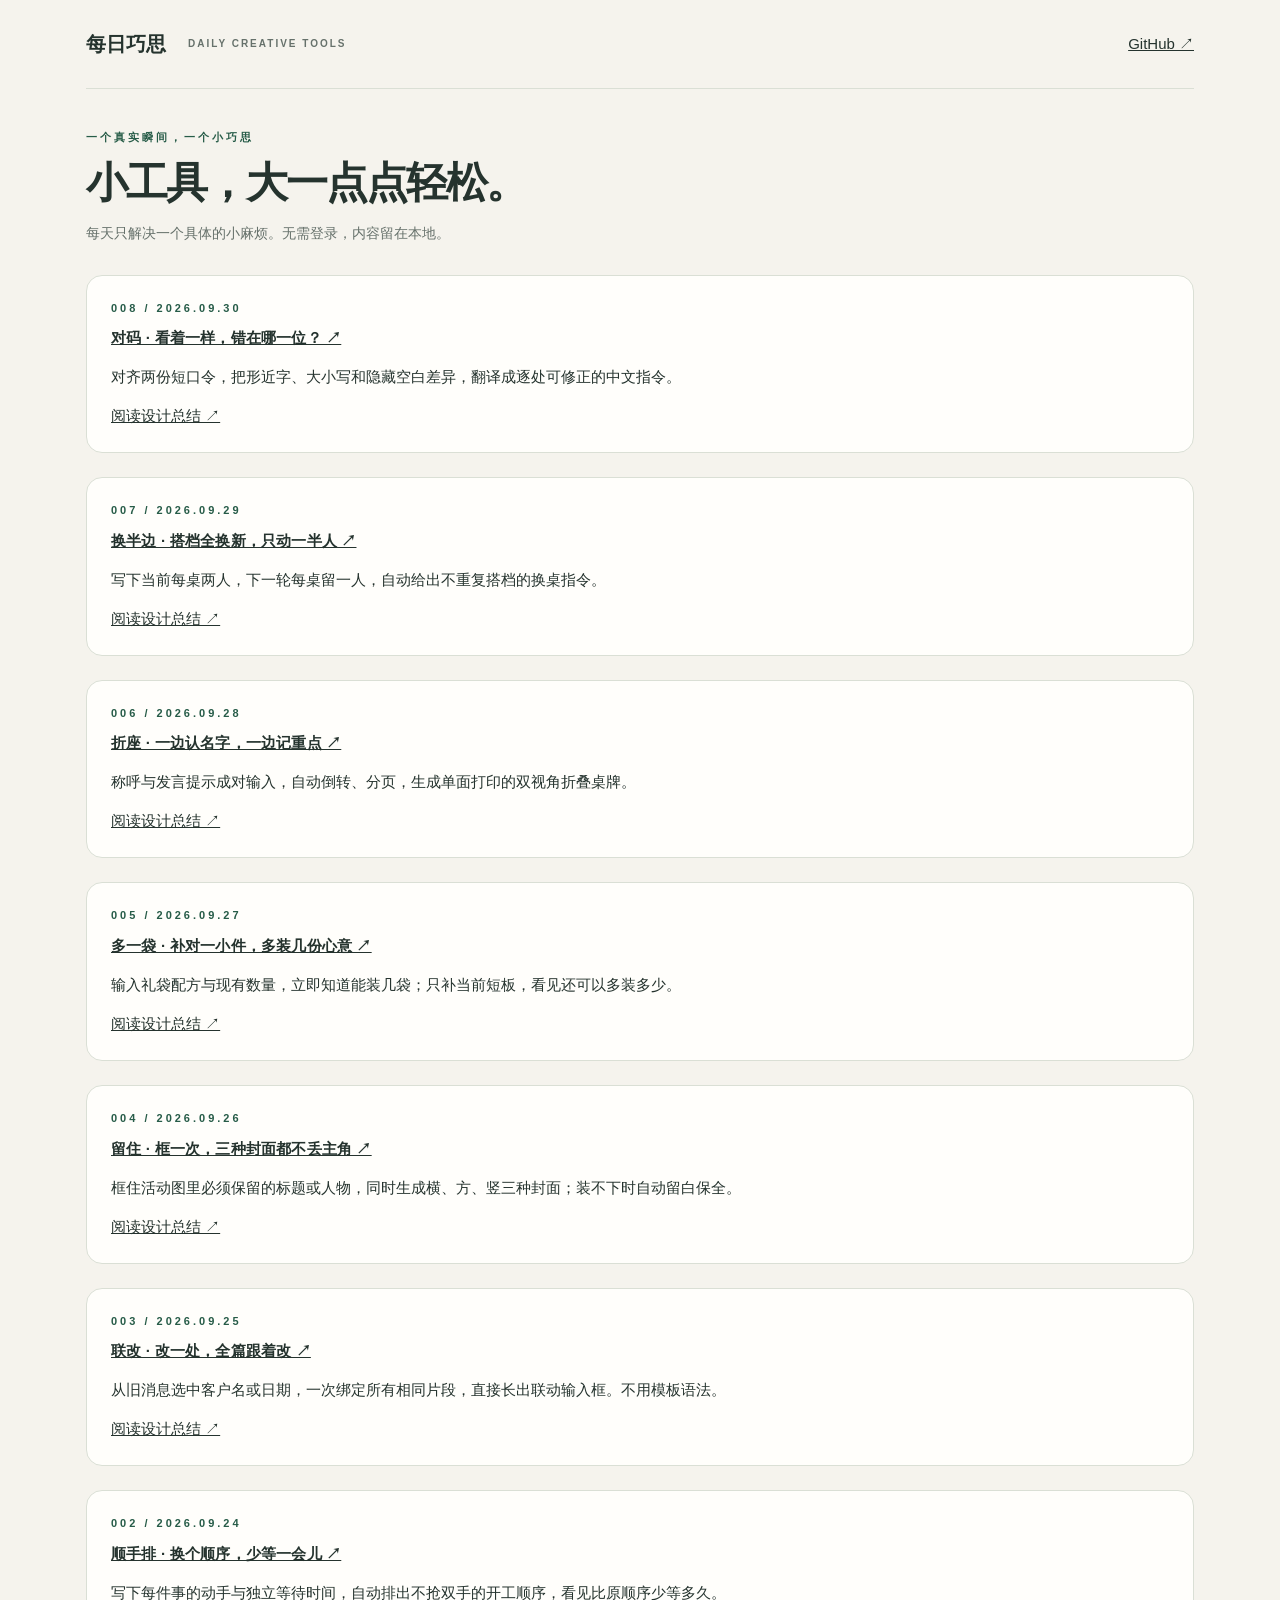
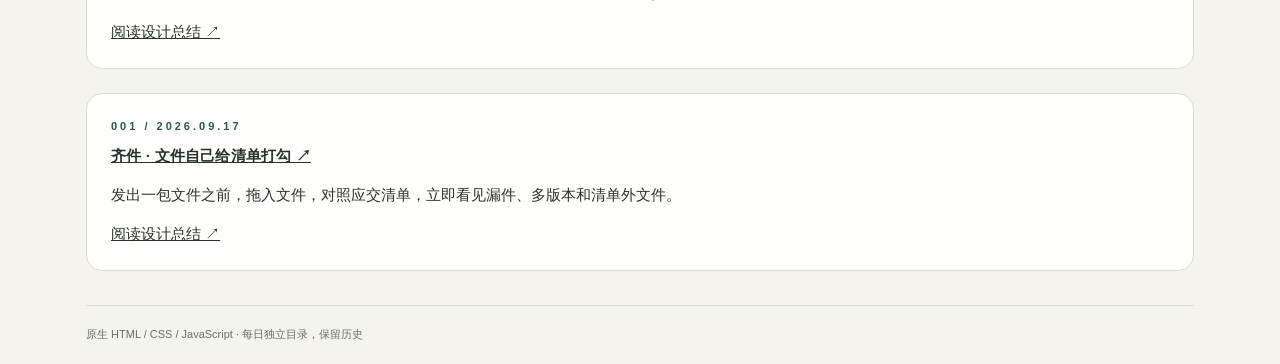
<file: index.html>
<!doctype html><html lang="zh-CN"><head><meta charset="utf-8"><meta name="viewport" content="width=device-width,initial-scale=1"><title>每日巧思 · 原创创意小工具</title><link rel="icon" href="2026-09-17/icon.svg"><link rel="stylesheet" href="2026-09-17/style.css"></head><body><div class="shell"><header><span class="brand">每日巧思 <small>DAILY CREATIVE TOOLS</small></span><a href="https://github.com/xiangjianan/daily-creative-tools">GitHub ↗</a></header><main><section class="intro"><div><p class="eyebrow">一个真实瞬间，一个小巧思</p><h1>小工具，大一点点轻松。</h1><p class="lede">每天只解决一个具体的小麻烦。无需登录，内容留在本地。</p></div></section><article class="panel"><p class="eyebrow">008 / 2026.09.30</p><h2><a href="2026-09-30/">对码 · 看着一样，错在哪一位？ ↗</a></h2><p>对齐两份短口令，把形近字、大小写和隐藏空白差异，翻译成逐处可修正的中文指令。</p><a href="https://github.com/xiangjianan/daily-creative-tools/blob/main/2026-09-30/summary.md">阅读设计总结 ↗</a></article><br><article class="panel"><p class="eyebrow">007 / 2026.09.29</p><h2><a href="2026-09-29/">换半边 · 搭档全换新，只动一半人 ↗</a></h2><p>写下当前每桌两人，下一轮每桌留一人，自动给出不重复搭档的换桌指令。</p><a href="https://github.com/xiangjianan/daily-creative-tools/blob/main/2026-09-29/summary.md">阅读设计总结 ↗</a></article><br><article class="panel"><p class="eyebrow">006 / 2026.09.28</p><h2><a href="2026-09-28/">折座 · 一边认名字，一边记重点 ↗</a></h2><p>称呼与发言提示成对输入，自动倒转、分页，生成单面打印的双视角折叠桌牌。</p><a href="https://github.com/xiangjianan/daily-creative-tools/blob/main/2026-09-28/summary.md">阅读设计总结 ↗</a></article><br><article class="panel"><p class="eyebrow">005 / 2026.09.27</p><h2><a href="2026-09-27/">多一袋 · 补对一小件，多装几份心意 ↗</a></h2><p>输入礼袋配方与现有数量，立即知道能装几袋；只补当前短板，看见还可以多装多少。</p><a href="https://github.com/xiangjianan/daily-creative-tools/blob/main/2026-09-27/summary.md">阅读设计总结 ↗</a></article><br><article class="panel"><p class="eyebrow">004 / 2026.09.26</p><h2><a href="2026-09-26/">留住 · 框一次，三种封面都不丢主角 ↗</a></h2><p>框住活动图里必须保留的标题或人物，同时生成横、方、竖三种封面；装不下时自动留白保全。</p><a href="https://github.com/xiangjianan/daily-creative-tools/blob/main/2026-09-26/summary.md">阅读设计总结 ↗</a></article><br><article class="panel"><p class="eyebrow">003 / 2026.09.25</p><h2><a href="2026-09-25/">联改 · 改一处，全篇跟着改 ↗</a></h2><p>从旧消息选中客户名或日期，一次绑定所有相同片段，直接长出联动输入框。不用模板语法。</p><a href="https://github.com/xiangjianan/daily-creative-tools/blob/main/2026-09-25/summary.md">阅读设计总结 ↗</a></article><br><article class="panel"><p class="eyebrow">002 / 2026.09.24</p><h2><a href="2026-09-24/">顺手排 · 换个顺序，少等一会儿 ↗</a></h2><p>写下每件事的动手与独立等待时间，自动排出不抢双手的开工顺序，看见比原顺序少等多久。</p><a href="https://github.com/xiangjianan/daily-creative-tools/blob/main/2026-09-24/summary.md">阅读设计总结 ↗</a></article><br><article class="panel"><p class="eyebrow">001 / 2026.09.17</p><h2><a href="2026-09-17/">齐件 · 文件自己给清单打勾 ↗</a></h2><p>发出一包文件之前，拖入文件，对照应交清单，立即看见漏件、多版本和清单外文件。</p><a href="https://github.com/xiangjianan/daily-creative-tools/blob/main/2026-09-17/summary.md">阅读设计总结 ↗</a></article></main><footer>原生 HTML / CSS / JavaScript · 每日独立目录，保留历史</footer></div></body></html>
</file>
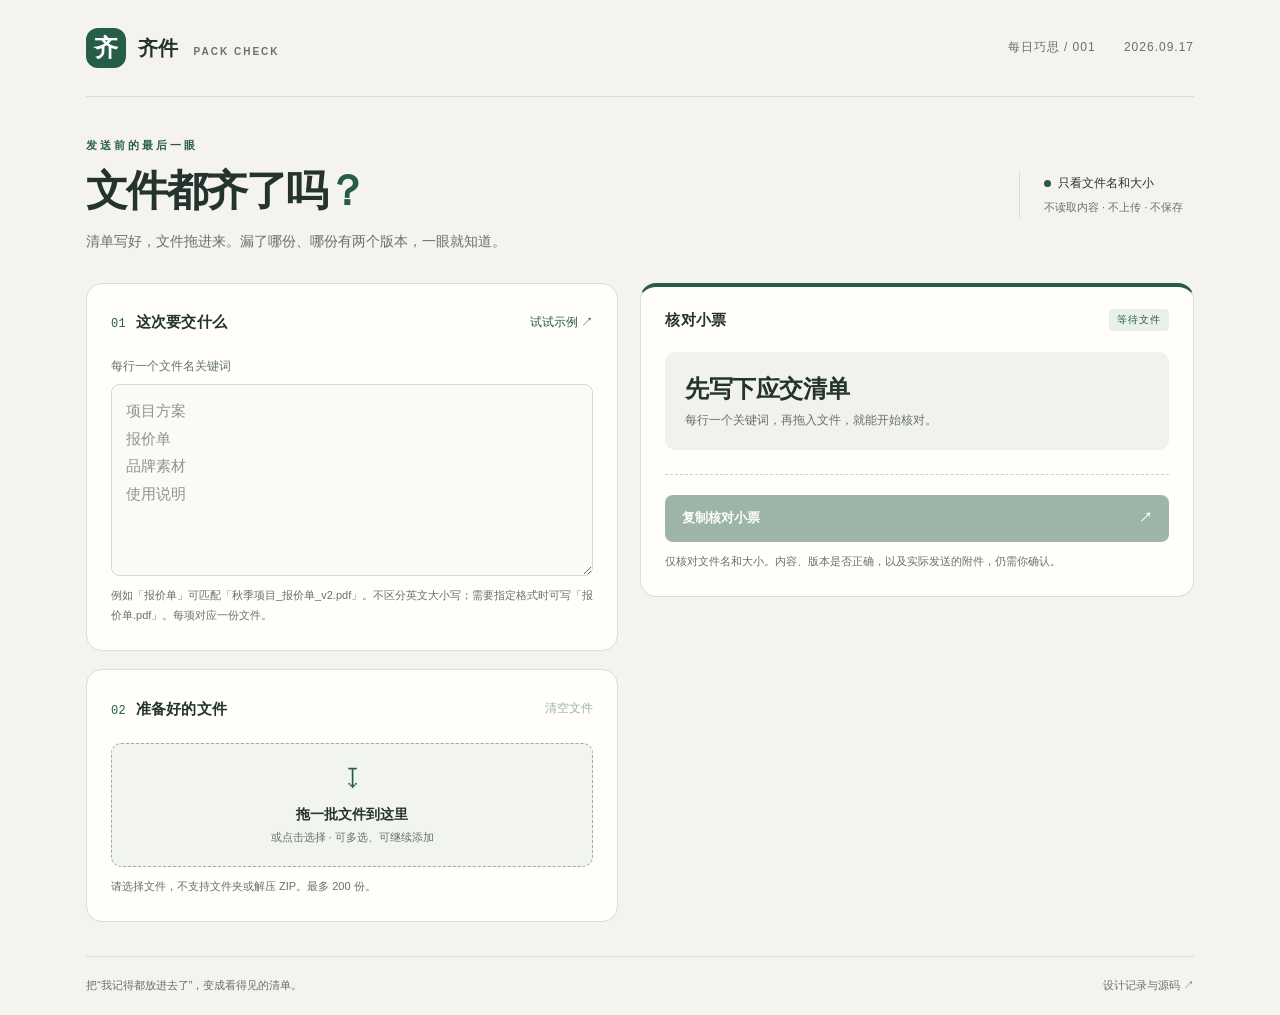
<file: 2026-09-17/index.html>
<!doctype html>
<html lang="zh-CN">
<head>
<meta charset="utf-8"><meta name="viewport" content="width=device-width,initial-scale=1">
<meta name="description" content="发送交付文件前，拖入文件，对照应交清单，一眼发现漏件、多个版本和清单外文件。完全本地，不读取文件内容。">
<meta http-equiv="Content-Security-Policy" content="default-src 'self'; script-src 'self'; style-src 'self'; img-src 'self' data:; connect-src 'none'; object-src 'none'; base-uri 'none'; form-action 'none'">
<title>齐件 · 发出去之前，再看一眼</title><link rel="icon" href="icon.svg" type="image/svg+xml"><link rel="stylesheet" href="style.css"><script type="module" src="app.mjs"></script>
</head>
<body>
<div class="shell">
<header><a href="../" class="brand"><span class="brand-icon">齐</span><span>齐件 <small>PACK CHECK</small></span></a><span class="issue">每日巧思 / 001 <span>2026.09.17</span></span></header>
<main>
<section class="intro"><div><p class="eyebrow">发送前的最后一眼</p><h1>文件都齐了吗<span>？</span></h1><p class="lede">清单写好，文件拖进来。漏了哪份、哪份有两个版本，一眼就知道。</p></div><div class="local"><span class="local-dot"></span> 只看文件名和大小<br><small>不读取内容 · 不上传 · 不保存</small></div></section>
<div class="workspace">
<section class="inputs" aria-label="输入区">
<div class="panel checklist"><div class="section-head"><h2><span class="step">01</span>这次要交什么</h2><button id="example" class="text-button">试试示例 ↗</button></div>
<label for="requirements">每行一个文件名关键词</label><textarea id="requirements" spellcheck="false" placeholder="项目方案&#10;报价单&#10;品牌素材&#10;使用说明" aria-describedby="rules" rows="6"></textarea>
<p id="rules" class="hint">例如「报价单」可匹配「秋季项目_报价单_v2.pdf」。不区分英文大小写；需要指定格式时可写「报价单.pdf」。每项对应一份文件。</p>
</div>
<div class="panel file-panel"><div class="section-head"><h2><span class="step">02</span>准备好的文件</h2><button id="clear-files" class="text-button" disabled>清空文件</button></div>
<button id="dropzone" class="dropzone" type="button"><span class="drop-icon" aria-hidden="true">↧</span><strong>拖一批文件到这里</strong><span>或点击选择 · 可多选、可继续添加</span></button><input id="file-input" type="file" multiple hidden>
<p class="hint">请选择文件，不支持文件夹或解压 ZIP。最多 200 份。</p><p id="file-error" class="error" role="alert"></p><p id="file-mode" class="file-mode"></p><ul id="file-list" class="file-list" aria-label="已选文件"></ul>
</div>
</section>
<section class="panel results" aria-labelledby="result-title">
<div class="section-head"><h2 id="result-title">核对小票</h2><span id="mode" class="chip">等待输入</span></div>
<div id="summary" role="status" aria-live="polite"></div><div id="result-list"></div>
<div class="receipt-footer"><button id="copy" class="primary" disabled>复制核对小票 <span aria-hidden="true">↗</span></button><p id="copy-status" role="status"></p><textarea id="copy-fallback" aria-label="核对小票，请手动复制" readonly hidden></textarea><p class="hint">仅核对文件名和大小。内容、版本是否正确，以及实际发送的附件，仍需你确认。</p></div>
</section>
</div>
</main>
<footer><span>把“我记得都放进去了”，变成看得见的清单。</span><a href="https://github.com/xiangjianan/daily-creative-tools/tree/main/2026-09-17">设计记录与源码 ↗</a></footer>
</div>
</body></html>
</file>
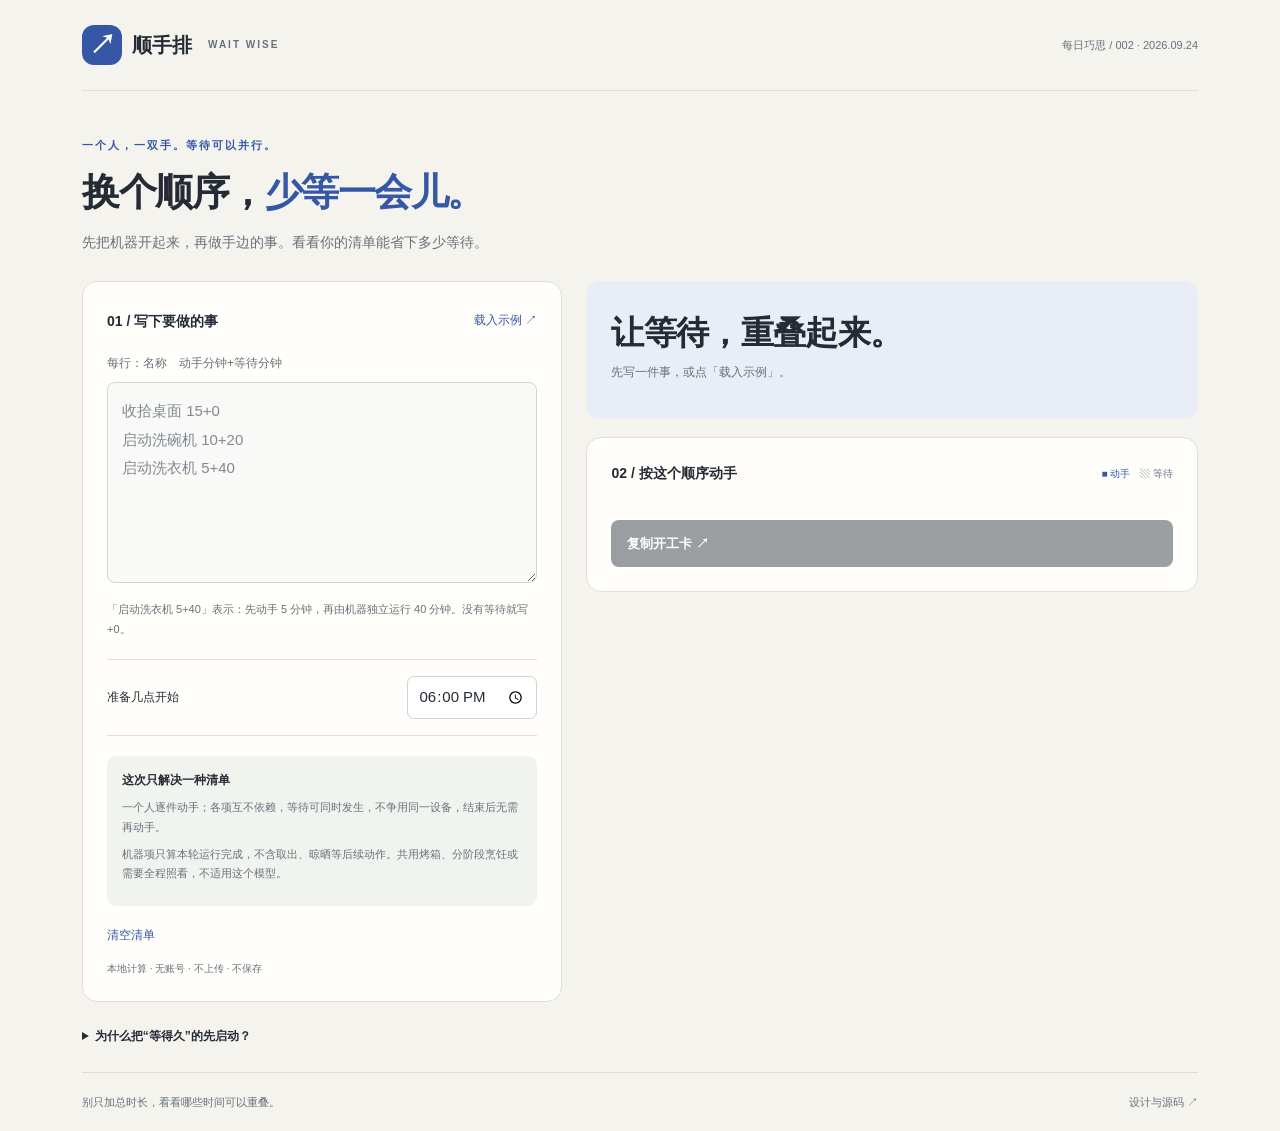
<file: 2026-09-24/index.html>
<!doctype html><html lang="zh-CN"><head><meta charset="utf-8"><meta name="viewport" content="width=device-width,initial-scale=1"><meta name="description" content="把一人动手、机器等待的小事排个顺序，看见比原顺序少等多少分钟。浏览器本地计算。"><meta http-equiv="Content-Security-Policy" content="default-src 'self';script-src 'self';style-src 'self';connect-src 'none';object-src 'none';base-uri 'none';form-action 'none'"><title>顺手排 · 让等待替你腾出时间</title><link rel="stylesheet" href="style.css"><link rel="icon" href="icon.svg"><script type="module" src="app.mjs"></script></head><body><div class="shell"><header><a href="../" class="brand"><span class="logo">↗</span> 顺手排 <small>WAIT WISE</small></a><span>每日巧思 / 002 · 2026.09.24</span></header><main><section class="intro"><p class="eyebrow">一个人，一双手。等待可以并行。</p><h1>换个顺序，<em>少等一会儿。</em></h1><p>先把机器开起来，再做手边的事。看看你的清单能省下多少等待。</p></section><div class="workspace"><section class="panel input-panel"><div class="section-head"><h2>01 / 写下要做的事</h2><button id="example" class="text-button">载入示例 ↗</button></div><label for="tasks">每行：名称　动手分钟+等待分钟</label><textarea id="tasks" rows="6" spellcheck="false" placeholder="收拾桌面 15+0&#10;启动洗碗机 10+20&#10;启动洗衣机 5+40" aria-describedby="format"></textarea><p class="hint" id="format">「启动洗衣机 5+40」表示：先动手 5 分钟，再由机器独立运行 40 分钟。没有等待就写 +0。</p><div class="time-row"><label for="start">准备几点开始</label><input id="start" type="time" value="18:00" required></div><div class="scope"><h3>这次只解决一种清单</h3><p>一个人逐件动手；各项互不依赖，等待可同时发生，不争用同一设备，结束后无需再动手。</p><p>机器项只算本轮运行完成，不含取出、晾晒等后续动作。共用烤箱、分阶段烹饪或需要全程照看，不适用这个模型。</p></div><button id="clear" class="text-button">清空清单</button><p class="privacy">本地计算 · 无账号 · 不上传 · 不保存</p></section><section class="output" aria-label="排程结果"><div id="summary" class="summary" role="status" aria-live="polite"></div><div id="comparison" class="comparison" hidden></div><div class="panel timeline-panel"><div class="section-head"><h2>02 / 按这个顺序动手</h2><div class="legend"><span>■ 动手</span><span>▧ 等待</span></div></div><ol id="timeline"></ol><p id="explanation" class="hint"></p><button id="copy" class="primary" disabled>复制开工卡 ↗</button><p id="copy-status" role="status"></p><textarea id="fallback" readonly hidden aria-label="开工卡，请手动复制"></textarea></div></section></div><details><summary>为什么把“等得久”的先启动？</summary><p>动手必须串行，机器等待却可以与后面的动手重叠。把等待更长的任务先启动，可以尽早开始消化这段时间。在上述单人、独立任务模型下，这个顺序使全部完成时间最短；等待相同的任务保留原顺序。</p><p>这是按你填的时长计算的计划，不是实时计时器，也不会发提醒。时间按同一地点的钟面分钟计算，不处理跨时区或夏令时切换。</p></details></main><footer><span>别只加总时长，看看哪些时间可以重叠。</span><a href="https://github.com/xiangjianan/daily-creative-tools/tree/main/2026-09-24">设计与源码 ↗</a></footer></div></body></html>
</file>
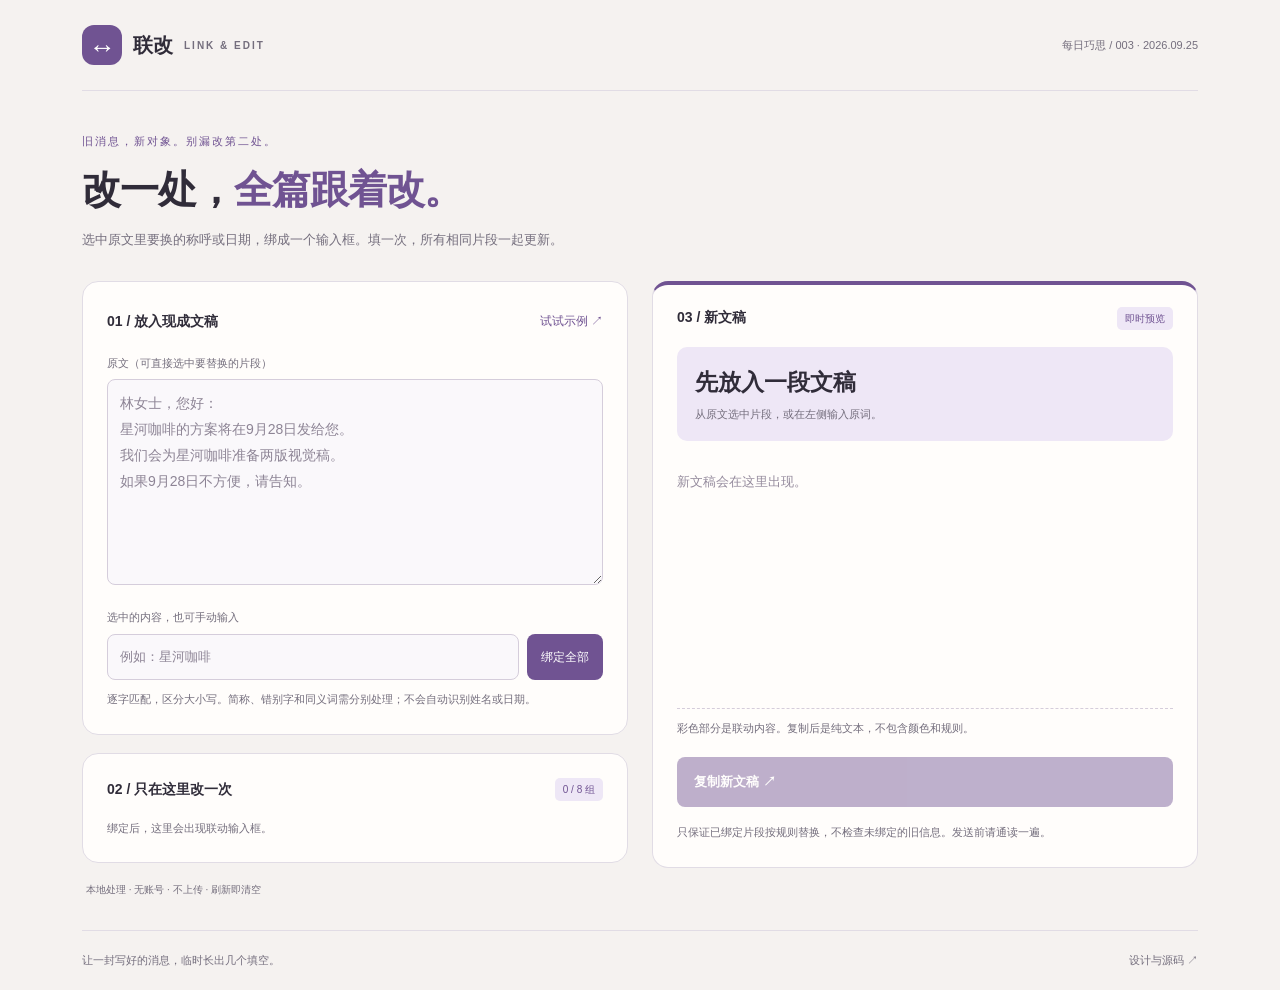
<file: 2026-09-25/index.html>
<!doctype html><html lang="zh-CN"><head><meta charset="utf-8"><meta name="viewport" content="width=device-width,initial-scale=1"><title>联改 · 改一处，全篇跟着改</title><meta name="description" content="从现成文稿选中重复内容，一键生成联动输入框，改一次同步到每处。无需模板语法，完全本地。"><meta http-equiv="Content-Security-Policy" content="default-src 'self';script-src 'self';style-src 'self';connect-src 'none';object-src 'none';base-uri 'none';form-action 'none'"><link rel="icon" href="icon.svg"><link rel="stylesheet" href="style.css"><script type="module" src="app.mjs"></script></head><body><div class="shell"><header><a class="brand" href="../"><span class="logo">↔</span>联改 <small>LINK & EDIT</small></a><span class="issue">每日巧思 / 003 · 2026.09.25</span></header><main><section class="intro"><p class="eyebrow">旧消息，新对象。别漏改第二处。</p><h1>改一处，<em>全篇跟着改。</em></h1><p>选中原文里要换的称呼或日期，绑成一个输入框。填一次，所有相同片段一起更新。</p></section><div class="workspace"><section class="input-col"><div class="panel"><div class="section-head"><h2>01 / 放入现成文稿</h2><button id="example" class="text-button">试试示例 ↗</button></div><label for="source">原文（可直接选中要替换的片段）</label><textarea id="source" rows="7" spellcheck="false" placeholder="林女士，您好：&#10;星河咖啡的方案将在9月28日发给您。&#10;我们会为星河咖啡准备两版视觉稿。&#10;如果9月28日不方便，请告知。"></textarea><div class="bind-row"><label for="phrase">选中的内容，也可手动输入</label><div><input id="phrase" placeholder="例如：星河咖啡" autocomplete="off"><button id="bind" class="bind">绑定全部</button></div></div><p id="bind-status" role="status"></p><p class="hint">逐字匹配，区分大小写。简称、错别字和同义词需分别处理；不会自动识别姓名或日期。</p></div><div class="panel rules-panel"><div class="section-head"><h2>02 / 只在这里改一次</h2><span id="rule-count" class="pill">0 / 8 组</span></div><div id="rules"></div><p id="rules-empty" class="hint">绑定后，这里会出现联动输入框。</p></div><p class="privacy">本地处理 · 无账号 · 不上传 · 刷新即清空</p></section><section class="panel result-panel" aria-label="新文稿"><div class="section-head"><h2>03 / 新文稿</h2><span class="pill">即时预览</span></div><div id="summary" role="status" aria-live="polite"></div><div id="preview" class="preview"></div><p id="error" class="error" role="alert"></p><p class="hint">彩色部分是联动内容。复制后是纯文本，不包含颜色和规则。</p><button id="copy" class="primary" disabled>复制新文稿 ↗</button><p id="copy-status" role="status"></p><textarea id="fallback" readonly hidden aria-label="新文稿，请手动复制"></textarea><p class="boundary">只保证已绑定片段按规则替换，不检查未绑定的旧信息。发送前请通读一遍。</p></section></div></main><footer><span>让一封写好的消息，临时长出几个填空。</span><a href="https://github.com/xiangjianan/daily-creative-tools/tree/main/2026-09-25">设计与源码 ↗</a></footer></div></body></html>
</file>
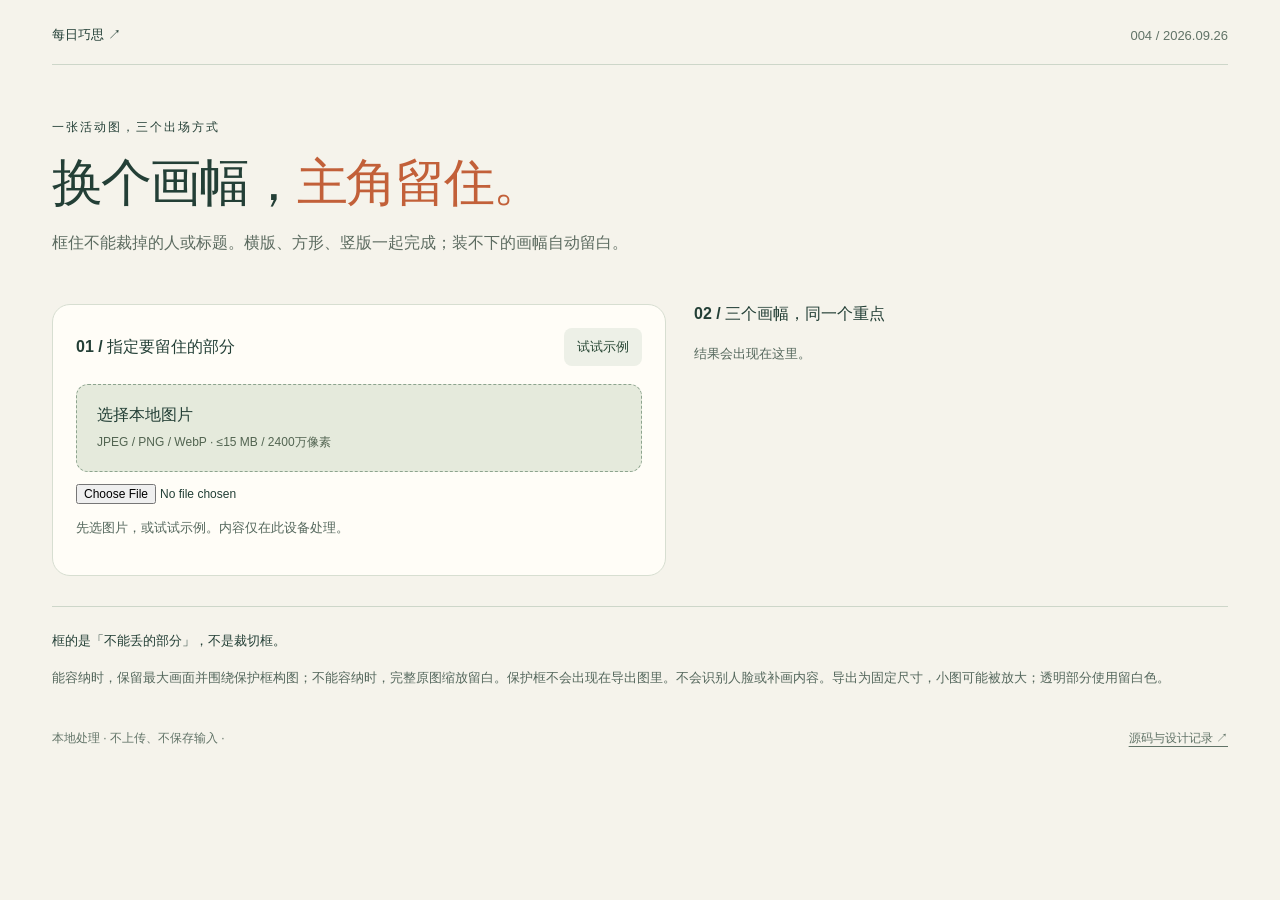
<file: 2026-09-26/index.html>
<!doctype html><html lang="zh-CN"><head><meta charset="utf-8"><meta name="viewport" content="width=device-width,initial-scale=1"><meta http-equiv="Content-Security-Policy" content="default-src 'self'; img-src 'self' blob: data:; script-src 'self'; style-src 'self'; connect-src 'none'; object-src 'none'; base-uri 'none'"><title>留住 · 框一次，三种封面都不丢主角</title><link rel="icon" href="icon.svg"><link rel="stylesheet" href="style.css"></head><body><div class="shell"><header><a href="../">每日巧思 ↗</a><span>004 / 2026.09.26</span></header><main><section class="intro"><p class="eyebrow">一张活动图，三个出场方式</p><h1>换个画幅，<em>主角留住。</em></h1><p class="lede">框住不能裁掉的人或标题。横版、方形、竖版一起完成；装不下的画幅自动留白。</p></section><div class="workspace"><section class="panel"><div class="section-title"><h2>01 / 指定要留住的部分</h2><button id="sample" class="quiet">试试示例</button></div><label class="upload" for="file">选择本地图片 <span>JPEG / PNG / WebP · ≤15 MB / 2400万像素</span></label><input id="file" type="file" accept="image/jpeg,image/png,image/webp"><p id="message" role="status">先选图片，或试试示例。内容仅在此设备处理。</p><div id="editor" hidden><p class="hint">在图上依次点两角，画出保护框。也可在下方精确输入。</p><div class="image-wrap"><canvas id="source" aria-label="原图与保护框"></canvas></div><p id="selection" role="status"></p><div class="coords"><label>左边 %<input id="left" type="number" min="0" max="99" step="1" value="0"></label><label>上边 %<input id="top" type="number" min="0" max="99" step="1" value="0"></label><label>右边 %<input id="right" type="number" min="1" max="100" step="1" value="100"></label><label>下边 %<input id="bottom" type="number" min="1" max="100" step="1" value="100"></label></div><div class="actions"><button id="whole" class="quiet">保留整张图</button><label class="color">留白颜色 <input id="color" type="color" value="#f4eee3"></label></div></div></section><section class="results"><div class="section-title"><h2>02 / 三个画幅，同一个重点</h2></div><p id="result-status" role="status">结果会出现在这里。</p><div id="cards"></div></section></div><aside><strong>框的是「不能丢的部分」，不是裁切框。</strong><p>能容纳时，保留最大画面并围绕保护框构图；不能容纳时，完整原图缩放留白。保护框不会出现在导出图里。不会识别人脸或补画内容。导出为固定尺寸，小图可能被放大；透明部分使用留白色。</p></aside></main><footer>本地处理 · 不上传、不保存输入 · <a href="https://github.com/xiangjianan/daily-creative-tools/tree/main/2026-09-26">源码与设计记录 ↗</a></footer></div><script type="module" src="app.mjs"></script></body></html>
</file>
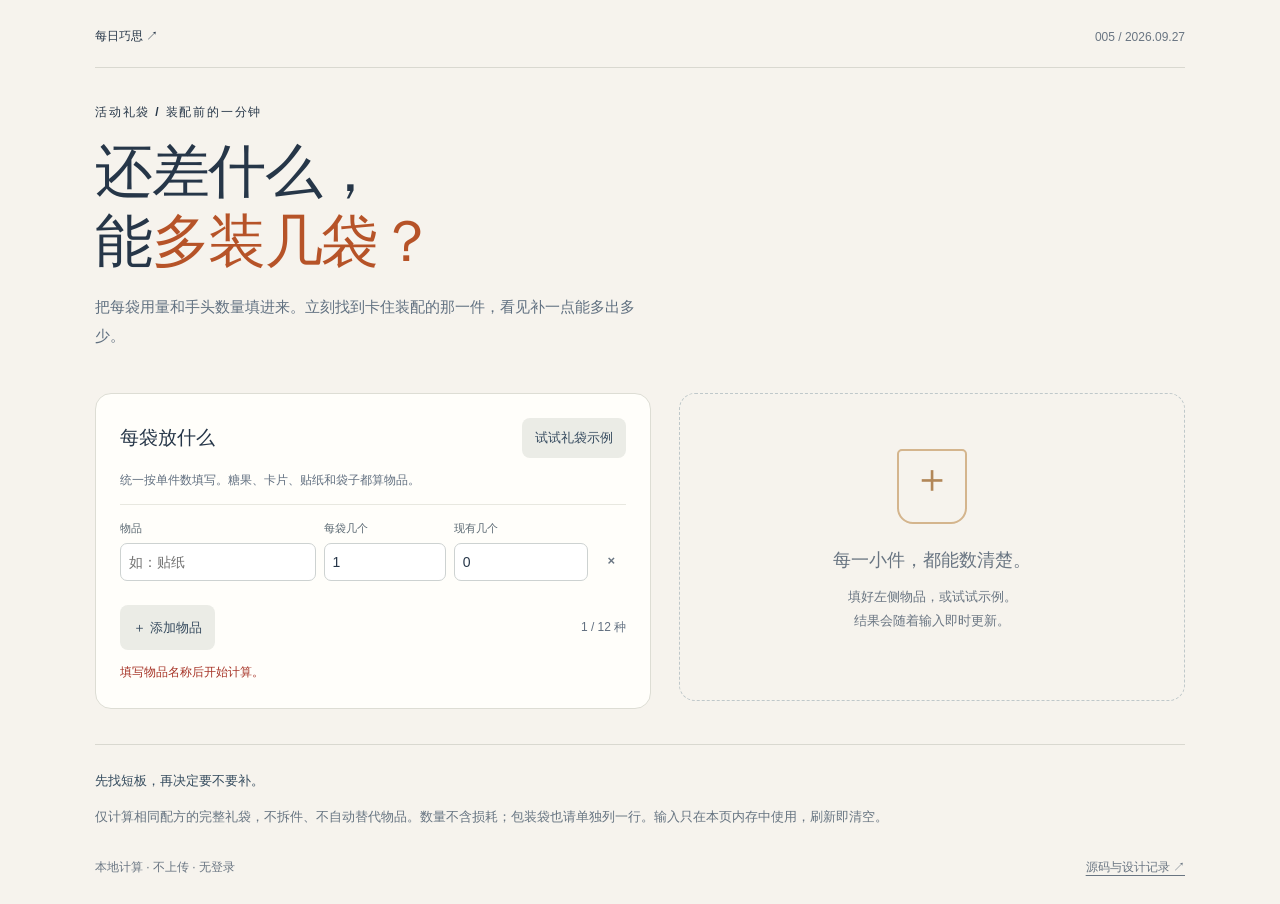
<file: 2026-09-27/index.html>
<!doctype html>
<html lang="zh-CN"><head><meta charset="utf-8"><meta name="viewport" content="width=device-width,initial-scale=1"><meta http-equiv="Content-Security-Policy" content="default-src 'self'; script-src 'self'; style-src 'self'; connect-src 'none'; object-src 'none'; base-uri 'none'"><title>多一袋 · 补对一小件，多装几份心意</title><link rel="icon" href="icon.svg"><link rel="stylesheet" href="style.css"></head>
<body><div class="shell"><header><a href="../">每日巧思 ↗</a><span>005 / 2026.09.27</span></header><main><section class="intro"><p class="eyebrow">活动礼袋 / 装配前的一分钟</p><h1>还差什么，<br>能<span>多装几袋？</span></h1><p class="lede">把每袋用量和手头数量填进来。立刻找到卡住装配的那一件，看见补一点能多出多少。</p></section><div class="layout"><section class="panel"><div class="section-head"><h2>每袋放什么</h2><button id="sample" class="quiet">试试礼袋示例</button></div><p class="hint">统一按单件数填写。糖果、卡片、贴纸和袋子都算物品。</p><div id="rows"></div><div class="row-actions"><button id="add" class="quiet">＋ 添加物品</button><span id="count"></span></div><p id="error" role="status"></p></section><section class="output" aria-label="装配结果"><div id="empty" class="empty"><div class="bag">＋</div><h2>每一小件，都能数清楚。</h2><p>填好左侧物品，或试试示例。<br>结果会随着输入即时更新。</p></div><div id="result" hidden><article class="current"><p class="eyebrow">只用手头物料</p><div class="big"><strong id="current">0</strong><span>袋</span></div><p id="bottleneck"></p></article><article class="suggestion"><p class="eyebrow">只补当前短板</p><h2 id="gain"></h2><ul id="shopping"></ul><p id="explain"></p><p class="boundary">这是数量方案，不是最低价建议；按单件补足，不考虑整包购买。</p></article><section class="detail"><h3>装完现有袋数，还剩多少？</h3><div id="remaining"></div></section><button id="copy" class="primary">复制装配与补料单</button><p id="copy-status" role="status"></p><textarea id="fallback" readonly hidden aria-label="手动复制装配单"></textarea></div></section></div><aside><strong>先找短板，再决定要不要补。</strong><p>仅计算相同配方的完整礼袋，不拆件、不自动替代物品。数量不含损耗；包装袋也请单独列一行。输入只在本页内存中使用，刷新即清空。</p></aside></main><footer><span>本地计算 · 不上传 · 无登录</span><a href="https://github.com/xiangjianan/daily-creative-tools/tree/main/2026-09-27">源码与设计记录 ↗</a></footer></div><script type="module" src="app.mjs"></script></body></html>
</file>
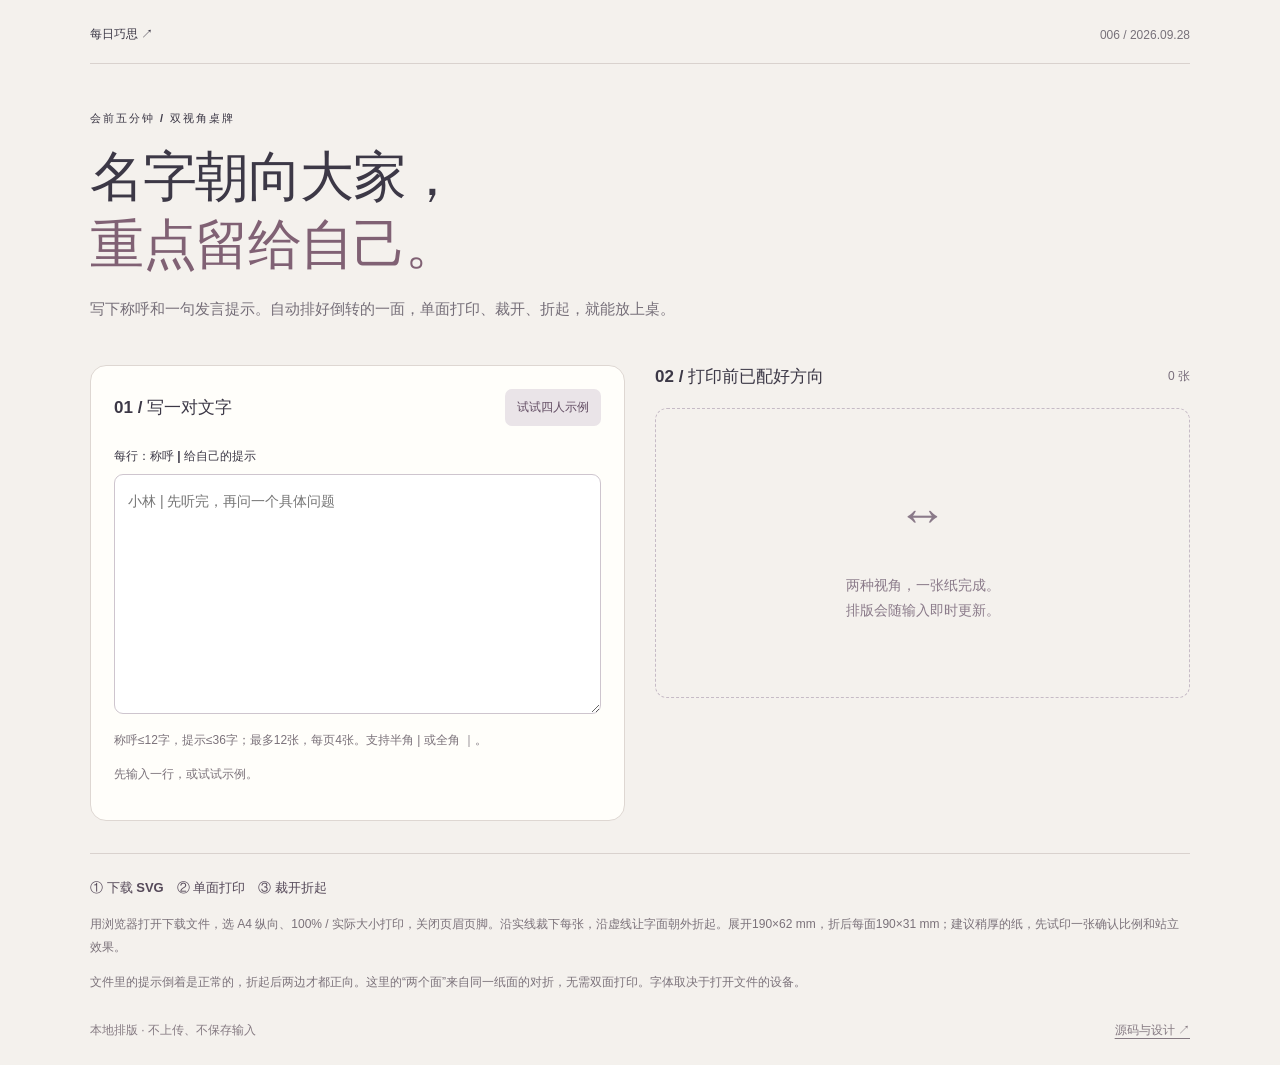
<file: 2026-09-28/index.html>
<!doctype html><html lang="zh-CN"><head><meta charset="utf-8"><meta name="viewport" content="width=device-width,initial-scale=1"><meta http-equiv="Content-Security-Policy" content="default-src 'self'; script-src 'self'; style-src 'self'; img-src 'self' blob:; connect-src 'none'; object-src 'none'; base-uri 'none'"><title>折座 · 一边认名字，一边记重点</title><link rel="stylesheet" href="style.css"><link rel="icon" href="icon.svg"></head><body><div class="shell"><header><a href="../">每日巧思 ↗</a><span>006 / 2026.09.28</span></header><main><section class="intro"><p class="eyebrow">会前五分钟 / 双视角桌牌</p><h1>名字朝向大家，<br><em>重点留给自己。</em></h1><p class="lede">写下称呼和一句发言提示。自动排好倒转的一面，单面打印、裁开、折起，就能放上桌。</p></section><div class="layout"><section class="panel"><div class="section-head"><h2>01 / 写一对文字</h2><button id="sample" class="quiet">试试四人示例</button></div><label for="input">每行：称呼 | 给自己的提示</label><textarea id="input" rows="8" maxlength="3001" placeholder="小林 | 先听完，再问一个具体问题"></textarea><p class="hint">称呼≤12字，提示≤36字；最多12张，每页4张。支持半角 | 或全角 ｜。</p><p id="status" role="status">先输入一行，或试试示例。</p><div id="views" hidden><div class="section-head"><h3>折好后，两边各看见什么？</h3><label class="select-label">预览桌牌 <select id="person" aria-label="预览桌牌"></select></label></div><div class="side"><span>坐在对面的人</span><strong id="name-view"></strong></div><div class="side mine"><span>坐在你的位置</span><p id="cue-view"></p></div><p class="hint">提示写在朝向自己的外侧，并不保密；请勿填写敏感信息。</p></div></section><section class="output"><div class="section-head"><h2>02 / 打印前已配好方向</h2><span id="count">0 张</span></div><div id="empty"><span>↔</span><p>两种视角，一张纸完成。<br>排版会随输入即时更新。</p></div><div id="sheets"></div></section></div><aside><strong>① 下载 SVG　② 单面打印　③ 裁开折起</strong><p>用浏览器打开下载文件，选 A4 纵向、100% / 实际大小打印，关闭页眉页脚。沿实线裁下每张，沿虚线让字面朝外折起。展开190×62 mm，折后每面190×31 mm；建议稍厚的纸，先试印一张确认比例和站立效果。</p><p>文件里的提示倒着是正常的，折起后两边才都正向。这里的“两个面”来自同一纸面的对折，无需双面打印。字体取决于打开文件的设备。</p></aside></main><footer><span>本地排版 · 不上传、不保存输入</span><a href="https://github.com/xiangjianan/daily-creative-tools/tree/main/2026-09-28">源码与设计 ↗</a></footer></div><script type="module" src="app.mjs"></script></body></html>
</file>
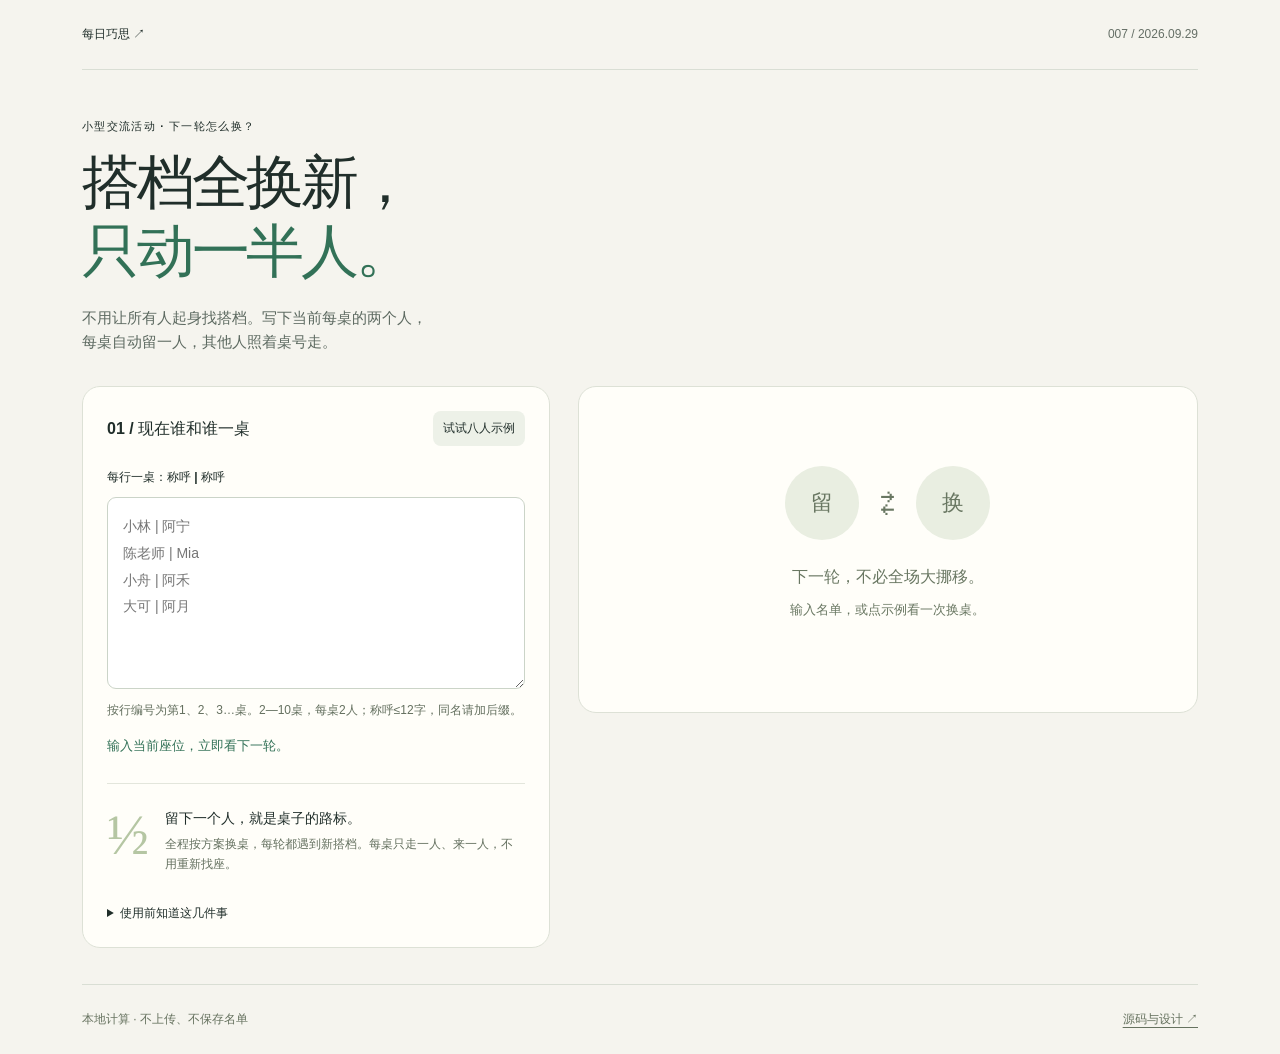
<file: 2026-09-29/index.html>
<!doctype html>
<html lang="zh-CN"><head><meta charset="utf-8"><meta name="viewport" content="width=device-width,initial-scale=1"><meta name="description" content="输入当前每桌两人，下一轮每桌留一人，自动生成不重复搭档的换桌指令。"><meta http-equiv="Content-Security-Policy" content="default-src 'self'; script-src 'self'; style-src 'self'; img-src 'self' data:; connect-src 'none'; object-src 'none'; base-uri 'none'; form-action 'none'"><title>换半边 · 每桌留一人，聊个新朋友</title><link rel="icon" href="icon.svg"><link rel="stylesheet" href="style.css"><script type="module" src="app.mjs"></script></head>
<body><div class="shell"><header><a href="../">每日巧思 ↗</a><span>007 / 2026.09.29</span></header><main>
<section class="intro"><p class="eyebrow">小型交流活动 · 下一轮怎么换？</p><h1>搭档全换新，<br><em>只动一半人。</em></h1><p class="lede">不用让所有人起身找搭档。写下当前每桌的两个人，<br class="desktop">每桌自动留一人，其他人照着桌号走。</p></section>
<div class="workspace"><section class="input-panel"><div class="section-head"><h2>01 / 现在谁和谁一桌</h2><button id="sample" class="subtle">试试八人示例</button></div><label for="people">每行一桌：称呼 | 称呼</label><textarea id="people" rows="6" spellcheck="false" placeholder="小林 | 阿宁&#10;陈老师 | Mia&#10;小舟 | 阿禾&#10;大可 | 阿月" aria-describedby="input-help status"></textarea><p id="input-help" class="hint">按行编号为第1、2、3…桌。2—10桌，每桌2人；称呼≤12字，同名请加后缀。</p><p id="status" role="status">输入当前座位，立即看下一轮。</p>
<div class="principle"><span class="symbol" aria-hidden="true">½</span><div><h3>留下一个人，就是桌子的路标。</h3><p>全程按方案换桌，每轮都遇到新搭档。每桌只走一人、来一人，不用重新找座。</p></div></div>
<details><summary>使用前知道这几件事</summary><p>先给桌子编号。输入的座位算第1轮，之后请依次执行。翻页仅预览方案，不记录现场进度。</p><p>仅支持固定的偶数人数；不含活动前的见面历史。有人加入、离开或手动换搭档时，需修改名单重新开始，旧方案的“不重复”保证不再适用。</p><p>优化的是每次换桌人数，不是行走距离，也不保证每个人移动次数相同。</p></details></section>
<section class="output-panel" aria-label="换桌方案"><div id="empty" class="empty"><div class="empty-art" aria-hidden="true"><span>留</span><b>⇄</b><span>换</span></div><h2>下一轮，不必全场大挪移。</h2><p>输入名单，或点示例看一次换桌。</p></div>
<div id="result" hidden><div class="section-head"><div><p class="eyebrow">02 / 换桌指令</p><h2 id="round-title"></h2></div><span id="round-count" class="pill"></span></div><p id="round-note" class="hint"></p><div class="stats"><div><strong id="move-count"></strong><span>人换桌</span></div><div><strong id="stay-count"></strong><span>人原位</span></div><div><strong>0</strong><span>重复搭档*</span></div></div><h3 class="small-heading">下一轮坐这里 <span>留在原桌 / 从别桌来</span></h3><div id="tables" class="tables"></div><div class="move-head"><h3>只念这份换桌名单</h3><button id="copy" class="subtle">复制指令</button></div><ul id="moves" class="moves"></ul><p id="copy-status" role="status" class="hint"></p><textarea id="copy-fallback" readonly hidden aria-label="可手动复制的换桌指令"></textarea><nav class="round-nav" aria-label="预览不同轮次"><button id="prev">← 上一轮方案</button><button id="next" class="primary">下一轮方案 →</button></nav><p id="coverage" class="hint"></p><a id="download" class="download" download="换半边-完整方案.txt">下载完整换桌方案 ↓</a><p class="footnote">* 从输入的第1轮开始，按本方案顺序执行；不含活动前的见面。</p></div></section></div>
</main><footer><span>本地计算 · 不上传、不保存名单</span><a href="https://github.com/xiangjianan/daily-creative-tools/tree/main/2026-09-29">源码与设计 ↗</a></footer></div></body></html>
</file>
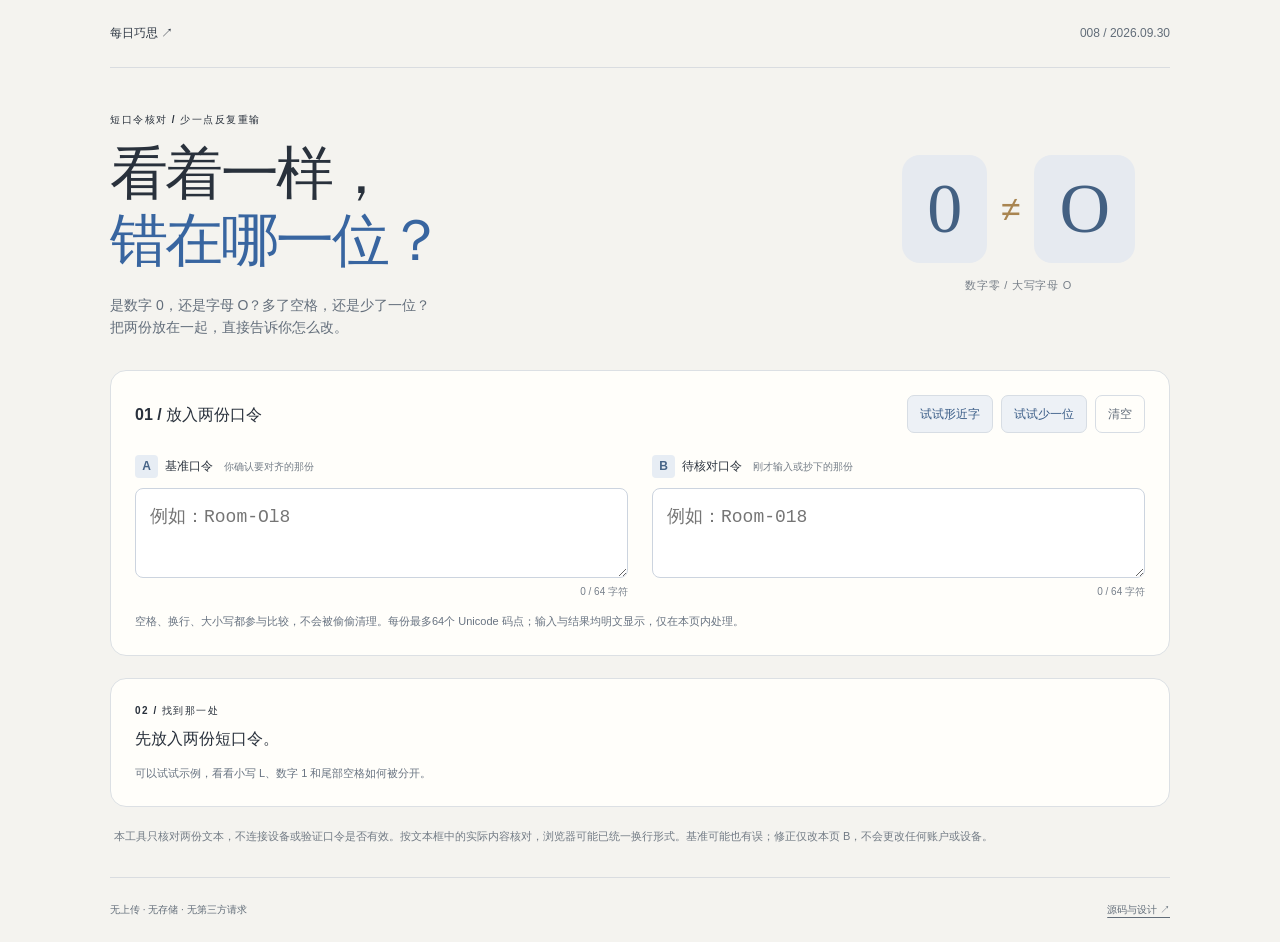
<file: 2026-09-30/index.html>
<!doctype html><html lang="zh-CN"><head><meta charset="utf-8"><meta name="viewport" content="width=device-width,initial-scale=1"><meta name="description" content="对齐两段短口令，把大小写、形近字符和隐藏空白差异，翻译成逐处可执行的中文修正指令。"><meta http-equiv="Content-Security-Policy" content="default-src 'self'; script-src 'self'; style-src 'self'; img-src 'self' data:; connect-src 'none'; object-src 'none'; base-uri 'none'; form-action 'none'"><title>对码 · 看着一样，错在哪一位？</title><link rel="icon" href="icon.svg"><link rel="stylesheet" href="style.css"><script type="module" src="app.mjs"></script></head>
<body><div class="shell"><header><a href="../">每日巧思 ↗</a><span>008 / 2026.09.30</span></header><main><section class="intro"><div><p class="eyebrow">短口令核对 / 少一点反复重输</p><h1>看着一样，<br><em>错在哪一位？</em></h1><p class="lede">是数字 0，还是字母 O？多了空格，还是少了一位？<br>把两份放在一起，直接告诉你怎么改。</p></div><div class="hero-mark" aria-hidden="true"><span>0</span><b>≠</b><span>O</span><small>数字零 / 大写字母 O</small></div></section>
<section class="editor-panel"><div class="section-head"><h2>01 / 放入两份口令</h2><div class="examples"><button id="example">试试形近字</button><button id="missing">试试少一位</button><button id="clear" class="quiet">清空</button></div></div><div class="editors"><div><label for="reference"><span class="label-mark">A</span>基准口令 <small>你确认要对齐的那份</small></label><textarea id="reference" rows="2" autocomplete="off" autocorrect="off" autocapitalize="off" spellcheck="false" placeholder="例如：Room-Ol8" aria-describedby="input-note"></textarea><p class="count" id="reference-count">0 / 64 字符</p></div><div><label for="entered"><span class="label-mark">B</span>待核对口令 <small>刚才输入或抄下的那份</small></label><textarea id="entered" rows="2" autocomplete="off" autocorrect="off" autocapitalize="off" spellcheck="false" placeholder="例如：Room-018 " aria-describedby="input-note"></textarea><p class="count" id="entered-count">0 / 64 字符</p></div></div><p id="input-note" class="hint">空格、换行、大小写都参与比较，不会被偷偷清理。每份最多64个 Unicode 码点；输入与结果均明文显示，仅在本页内处理。</p></section>
<section class="result-panel" aria-label="核对结果"><div class="result-heading"><div><p class="eyebrow">02 / 找到那一处</p><h2 id="status" role="status">先放入两份短口令。</h2></div><span id="badge" hidden></span></div><p id="detail" class="hint">可以试试示例，看看小写 L、数字 1 和尾部空格如何被分开。</p><div id="result" hidden><div class="alignment-header"><h3>按字符对齐</h3><span>A 基准 / B 待核对</span></div><div id="alignment" class="alignment"></div><p class="hint legend">∅ 表示缺位，␠ 表示空格，↵ 表示换行，◌ 表示隐藏字符或组合附加符。点任意一列可看字符身份。</p><div id="inspect" class="inspect" role="status" hidden></div><p class="hint" id="position-note">下方位置按当前 B 的 Unicode 码点计数，从1开始。每修一处会重新编号；重复字符可能有多种最少修改方案。</p><div id="edits" class="edits"></div><div class="actions"><button id="undo" class="quiet" disabled>撤销上次修正</button><button id="copy" class="primary">复制当前 B</button><span id="copy-status" role="status"></span></div><textarea id="copy-fallback" readonly hidden aria-label="可手动复制的当前B"></textarea></div></section>
<p class="boundary">本工具只核对两份文本，不连接设备或验证口令是否有效。按文本框中的实际内容核对，浏览器可能已统一换行形式。基准可能也有误；修正仅改本页 B，不会更改任何账户或设备。</p></main><footer><span>无上传 · 无存储 · 无第三方请求</span><a href="https://github.com/xiangjianan/daily-creative-tools/tree/main/2026-09-30">源码与设计 ↗</a></footer></div></body></html>
</file>
<file: 2026-09-17/style.css>
:root{color-scheme:light;--paper:#f5f3ed;--ink:#25332e;--muted:#66716b;--line:#dadfd5;--green:#275c48;--pale:#e9f0e7;--rust:#ab4826;--warm:#fff0e4}*{box-sizing:border-box}body{margin:0;background:var(--paper);color:var(--ink);font:15px/1.6 -apple-system,BlinkMacSystemFont,"Segoe UI","PingFang SC","Microsoft YaHei",sans-serif}button,textarea{font:inherit}button,a{-webkit-tap-highlight-color:transparent}button{cursor:pointer}button:disabled{cursor:default;opacity:.45}button:focus-visible,a:focus-visible,textarea:focus-visible{outline:3px solid #ca8b42;outline-offset:4px}a{color:inherit}button{color:inherit}.shell{max-width:1180px;margin:auto;padding:0 36px}header{display:flex;align-items:center;justify-content:space-between;padding:28px 0;border-bottom:1px solid var(--line)}.brand{display:flex;gap:12px;align-items:center;text-decoration:none;font-size:20px;font-weight:700}.brand-icon{display:grid;place-items:center;background:var(--green);color:white;width:40px;height:40px;border-radius:12px;font-size:24px}.brand small{font-size:10px;letter-spacing:2px;margin-left:10px;color:var(--muted)}.issue{font-size:12px;color:var(--muted);letter-spacing:1px}.issue span{margin-left:24px}.intro{display:flex;align-items:center;justify-content:space-between;gap:25px;padding:40px 0 30px}.eyebrow{color:var(--green);letter-spacing:3px;font-size:11px;font-weight:700;margin:0 0 9px}h1{font-size:42px;line-height:1.3;letter-spacing:-2px;margin:0 0 12px;font-weight:750}h1 span{color:var(--green)}.lede{color:var(--muted);margin:0;font-size:14px}.local{font-size:12px;min-width:175px;border-left:1px solid var(--line);padding-left:24px;line-height:2}.local small{font-size:11px;color:var(--muted)}.local-dot{display:inline-block;background:var(--green);width:7px;height:7px;border-radius:50%;margin-right:4px}.workspace{display:grid;grid-template-columns:1fr 1.04fr;gap:22px;align-items:start}.inputs{display:grid;gap:18px}.panel{background:#fffefb;border:1px solid var(--line);border-radius:16px;padding:24px;min-width:0}.section-head{display:flex;align-items:center;justify-content:space-between;gap:12px;margin-bottom:20px}h2{font-size:15px;margin:0;letter-spacing:.2px}.step{font:12px ui-monospace,monospace;color:var(--green);margin-right:10px}.text-button{padding:5px 0;border:0;background:none;font-size:12px;color:var(--green);white-space:nowrap}.text-button:hover{text-decoration:underline}label{display:block;font-size:12px;color:var(--muted);margin-bottom:8px}textarea{display:block;width:100%;resize:vertical;min-height:142px;max-height:420px;border:1px solid #d5dace;border-radius:8px;background:#fafaf6;padding:12px 14px;line-height:1.85;color:var(--ink)}textarea::placeholder{color:#8d968b}.hint{color:var(--muted);font-size:11px;line-height:1.8;margin:10px 0 0}.dropzone{width:100%;display:flex;align-items:center;flex-direction:column;padding:20px 12px;background:#f1f5ed;border:1px dashed #9bb09a;border-radius:10px;gap:3px}.dropzone:hover,.dropzone.dragover{background:#e5eedf;border-color:var(--green)}.drop-icon{font-size:27px;line-height:1.15;color:var(--green);margin-bottom:5px}.dropzone strong{font-size:14px}.dropzone>span:last-child{font-size:11px;color:var(--muted)}.file-list{list-style:none;margin:0;padding:0;max-height:240px;overflow:auto}.file-list li{display:flex;align-items:center;gap:8px;border-top:1px solid #edf0e8;padding:9px 0;font-size:12px}.file-list .filename{flex:1;overflow-wrap:anywhere;min-width:0}.file-list small{color:var(--muted);white-space:nowrap}.remove{width:32px;height:32px;flex-shrink:0;background:none;border:1px solid var(--line);border-radius:6px;font-size:18px}.remove:hover{background:var(--warm)}.file-mode{font-size:11px;color:var(--muted);margin:10px 0}.error{color:var(--rust);font-size:12px;margin:6px 0}.error:empty,.file-mode:empty{display:none}.results{position:sticky;top:20px;border-top:4px solid var(--green);padding-top:21px}.chip{font-size:10px;letter-spacing:1px;color:var(--green);padding:3px 8px;border-radius:4px;background:var(--pale);white-space:nowrap}.summary-box{padding:20px;background:var(--pale);border-radius:10px;margin-bottom:20px}.summary-box.attention{background:var(--warm)}.summary-box.neutral{background:#f1f2eb}.summary-box h3{margin:0 0 6px;font-size:24px;line-height:1.4;letter-spacing:-.5px}.summary-box p{margin:0;font-size:12px;color:var(--muted)}.meter{display:flex;gap:5px;margin-top:15px}.meter span{height:5px;flex:1;background:#d8dbd1;border-radius:4px}.meter span.done{background:var(--green)}.check-row{display:grid;grid-template-columns:26px 1fr auto;gap:9px;padding:15px 0;border-bottom:1px solid #e8ebe3;align-items:start}.check-icon{width:23px;height:23px;border-radius:50%;background:var(--warm);color:var(--rust);display:grid;place-items:center;font-size:12px}.check-row.found .check-icon{background:var(--pale);color:var(--green)}.check-row strong{font-size:14px;overflow-wrap:anywhere;display:block}.check-row p{font-size:11px;line-height:1.7;margin:4px 0 0;color:var(--muted);overflow-wrap:anywhere;white-space:pre-line}.row-label{font-size:10px;color:var(--rust);white-space:nowrap;padding-top:2px}.found .row-label{color:var(--green)}.extra{margin-top:20px;padding:14px;background:#f4f3ed;border-radius:8px}.extra h3{font-size:12px;margin:0 0 5px}.extra p{margin:3px 0;font-size:11px;color:var(--muted);overflow-wrap:anywhere}.receipt-footer{border-top:1px dashed #cbd2c4;margin-top:24px;padding-top:20px}.primary{border:0;border-radius:8px;display:flex;align-items:center;justify-content:space-between;width:100%;padding:13px 17px;background:var(--green);color:#fff;font-weight:600;font-size:13px}.primary:hover:not(:disabled){background:#1d4836}#copy-status{font-size:12px;color:var(--green);margin:7px 0}#copy-status:empty{display:none}#copy-fallback{font-size:12px;margin:12px 0}[hidden]{display:none!important}footer{display:flex;justify-content:space-between;gap:20px;border-top:1px solid var(--line);font-size:11px;color:var(--muted);padding:20px 0;margin-top:34px}footer a{text-decoration:none}footer a:hover{text-decoration:underline}@media(max-width:760px){.shell{padding:0 20px}header{padding:20px 0}.issue span{display:none}.intro{padding:30px 0 24px;display:block}h1{font-size:34px}.local{border:0;padding:12px 0 0;font-size:11px;min-width:0}.local br{display:none}.local small{margin-left:10px}.workspace{grid-template-columns:1fr}.panel{padding:20px}.results{position:static}.brand small{display:none}footer{display:block}footer a{display:block;margin-top:7px}.lede{font-size:13px}}@media(prefers-reduced-motion:no-preference){button{transition:background .15s,border-color .15s}}
</file>
<file: 2026-09-24/style.css>
:root{--paper:#f5f3ed;--ink:#242b34;--muted:#68717b;--blue:#3657a6;--line:#dedfd9;--pale:#e8eefb;--accent:#d9ec90}*{box-sizing:border-box}body{margin:0;background:var(--paper);color:var(--ink);font:15px/1.65 -apple-system,BlinkMacSystemFont,"Segoe UI","PingFang SC","Microsoft YaHei",sans-serif}button,input,textarea{font:inherit}button{cursor:pointer}a{color:inherit}button:disabled{opacity:.45;cursor:default}button:focus-visible,a:focus-visible,input:focus-visible,textarea:focus-visible,summary:focus-visible{outline:3px solid #b17c28;outline-offset:4px}.shell{max-width:1180px;padding:0 32px;margin:auto}header{display:flex;align-items:center;justify-content:space-between;border-bottom:1px solid var(--line);padding:25px 0;gap:15px}header>span{font-size:11px;color:var(--muted)}.brand{display:flex;align-items:center;gap:10px;font-size:20px;font-weight:700;text-decoration:none}.brand small{font-size:10px;letter-spacing:2px;color:var(--muted);margin-left:6px}.logo{background:var(--blue);color:white;border-radius:12px;font-size:27px;line-height:40px;width:40px;text-align:center}.intro{padding:34px 0 27px}.eyebrow{font-size:11px;letter-spacing:2px;color:var(--blue);font-weight:650}h1{font-size:38px;letter-spacing:-1.5px;line-height:1.4;margin:12px 0}h1 em{font-style:normal;color:var(--blue)}.intro>p:last-child{color:var(--muted);font-size:14px;margin:0}.workspace{display:grid;grid-template-columns:.88fr 1.12fr;gap:24px;align-items:start}.panel{background:#fffefa;border:1px solid var(--line);border-radius:15px;padding:24px;min-width:0}.section-head{display:flex;justify-content:space-between;align-items:center;gap:12px;margin-bottom:18px}h2{font-size:14px;margin:0}label{display:block;font-size:12px;color:var(--muted);margin-bottom:8px}textarea{width:100%;resize:vertical;min-height:165px;max-height:400px;background:#f9faf7;border:1px solid #cfd3d9;padding:14px;border-radius:8px;color:var(--ink);line-height:1.9}textarea::placeholder{color:#818894}.text-button{background:none;border:0;padding:5px 0;color:var(--blue);font-size:12px}.text-button:hover{text-decoration:underline}.hint{font-size:11px;line-height:1.8;color:var(--muted);margin:9px 0}.time-row{display:flex;align-items:center;justify-content:space-between;border-top:1px solid var(--line);border-bottom:1px solid var(--line);padding:16px 0;margin:20px 0}.time-row label{margin:0;color:var(--ink)}input{border:1px solid #cfd3d9;background:white;border-radius:7px;padding:7px 10px;color:var(--ink);width:130px}.scope{padding:15px;background:#f1f3ee;border-radius:9px}.scope h3{font-size:12px;margin:0 0 6px}.scope p{font-size:11px;color:var(--muted);margin:7px 0;line-height:1.8}.privacy{font-size:10px;color:var(--muted);margin:10px 0 0}.input-panel>#clear{margin-top:15px}.summary{background:var(--blue);color:white;border-radius:15px;padding:23px 25px;min-height:138px}.summary h2{font-size:13px;color:#e4eafb;font-weight:400}.summary h3{font-size:33px;line-height:1.3;margin:8px 0;letter-spacing:-.7px}.summary p{font-size:12px;color:#e4eafb;margin:6px 0}.summary.neutral{background:#e8edf6;color:var(--ink)}.summary.neutral h2,.summary.neutral p{color:var(--muted)}.summary.error{background:#fbece1;color:#7a381b}.summary.error p{color:#7a381b}.comparison{display:grid;grid-template-columns:1fr 1fr;gap:15px;padding:18px 5px}.comparison div{border-left:2px solid #cbd0d8;padding-left:12px}.comparison div:last-child{border-color:var(--blue)}.comparison small{display:block;color:var(--muted);font-size:11px}.comparison strong{font-size:20px}.comparison span{font-size:11px;color:var(--muted);margin-left:8px}.timeline-panel{margin-top:18px}.comparison:not([hidden])+.timeline-panel{margin-top:0}.legend{font-size:10px;display:flex;gap:10px;color:var(--blue)}.legend span:last-child{color:#677389}#timeline{list-style:none;padding:0;margin:0}#timeline li{padding:15px 0;border-bottom:1px solid #e5e7e2}.task-top{display:flex;justify-content:space-between;align-items:start;gap:10px}.task-top strong{font-size:13px;overflow-wrap:anywhere;min-width:0}.task-top time{font-size:13px;font-weight:650;white-space:nowrap;color:var(--blue)}.rail{height:13px;display:flex;position:relative;margin:10px 0 7px;background:#f0f2ef;border-radius:3px;overflow:hidden}.active{background:var(--blue);height:100%}.wait{background:repeating-linear-gradient(135deg,#c5d0e5 0,#c5d0e5 3px,#e8edf5 3px,#e8edf5 6px);height:100%}.task-note{font-size:10px;color:var(--muted);margin:0;line-height:1.8}.primary{width:100%;background:var(--ink);border:0;border-radius:8px;padding:13px 16px;text-align:left;color:white;font-size:13px;font-weight:600;margin-top:16px}.primary:hover:not(:disabled){background:var(--blue)}#copy-status{font-size:12px;color:var(--blue);margin:8px 0}#copy-status:empty{display:none}#fallback{font-size:12px;margin-top:10px}[hidden]{display:none!important}details{max-width:760px;margin:25px 0;color:var(--muted);font-size:12px}summary{cursor:pointer;color:var(--ink);font-weight:600}details p{line-height:1.9}footer{display:flex;justify-content:space-between;gap:20px;border-top:1px solid var(--line);padding:20px 0;font-size:11px;color:var(--muted)}footer a{text-decoration:none}@media(max-width:760px){.shell{padding:0 20px}header{padding:20px 0}.brand small{display:none}header>span{font-size:9px}h1{font-size:31px}h1 em{display:block}.intro{padding:25px 0}.intro>p:last-child{font-size:12px}.workspace{grid-template-columns:1fr;gap:20px}.panel{padding:20px}.summary{padding:20px}.summary h3{font-size:29px}.legend{gap:7px;font-size:9px}.comparison span{display:block;margin:0}footer{display:block}footer a{display:block;margin-top:8px}}@media(prefers-reduced-motion:no-preference){button{transition:background .15s}}
</file>
<file: 2026-09-25/style.css>
:root{--ink:#302c39;--muted:#746e7d;--purple:#705392;--pale:#eee7f6;--line:#e1dce5;--paper:#f5f2f0}*{box-sizing:border-box}body{margin:0;background:var(--paper);color:var(--ink);font:15px/1.7 -apple-system,BlinkMacSystemFont,"Segoe UI","PingFang SC","Microsoft YaHei",sans-serif}button,input,textarea{font:inherit}button{cursor:pointer}button:disabled{opacity:.45;cursor:default}button:focus-visible,a:focus-visible,input:focus-visible,textarea:focus-visible{outline:3px solid #b87931;outline-offset:3px}a{color:inherit}.shell{max-width:1180px;margin:auto;padding:0 32px}header{display:flex;justify-content:space-between;align-items:center;gap:15px;padding:25px 0;border-bottom:1px solid var(--line)}.brand{display:flex;align-items:center;gap:11px;font-size:20px;font-weight:700;text-decoration:none}.logo{width:40px;height:40px;display:grid;place-items:center;color:white;background:var(--purple);border-radius:12px;font-size:27px}.brand small{font-size:10px;letter-spacing:2px;color:var(--muted)}.issue{font-size:11px;color:var(--muted)}.intro{padding:30px 0}.eyebrow{font-size:11px;letter-spacing:2px;color:var(--purple)}h1{font-size:39px;line-height:1.4;letter-spacing:-1px;margin:12px 0}h1 em{font-style:normal;color:var(--purple)}.intro>p:last-child{font-size:13px;color:var(--muted);margin:0}.workspace{display:grid;grid-template-columns:1fr 1fr;gap:24px;align-items:start}.input-col{display:grid;gap:18px;min-width:0}.panel{padding:24px;background:#fffdfb;border:1px solid var(--line);border-radius:16px;min-width:0}.section-head{display:flex;align-items:center;justify-content:space-between;gap:12px;margin-bottom:17px}h2{font-size:14px;margin:0}.text-button{border:0;background:none;color:var(--purple);font-size:12px;padding:5px 0}.text-button:hover{text-decoration:underline}label{display:block;font-size:11px;color:var(--muted);margin-bottom:7px}textarea,input{color:var(--ink);background:#faf8fb;border:1px solid #d5cddb;border-radius:8px;padding:11px 12px;width:100%}textarea{resize:vertical;min-height:180px;max-height:450px;line-height:1.85;font-size:14px}input{font-size:13px;min-width:0}textarea::placeholder,input::placeholder{color:#8d8495}.bind-row{margin-top:16px}.bind-row>div{display:flex;gap:8px}.bind{flex-shrink:0;border:0;border-radius:8px;background:var(--purple);color:white;font-size:12px;padding:0 14px}.hint,.boundary{font-size:11px;color:var(--muted);line-height:1.8;margin:10px 0 0}#bind-status{font-size:12px;color:var(--purple);margin:7px 0}#bind-status:empty{display:none}.pill{font-size:10px;border-radius:5px;background:var(--pale);color:var(--purple);padding:3px 8px;white-space:nowrap}.rule{padding:14px 0;border-top:1px solid var(--line)}.rule:first-child{border-top:0;padding-top:0}.rule-head{display:flex;align-items:start;gap:9px;margin-bottom:9px}.from{font-size:12px;overflow-wrap:anywhere;flex:1;min-width:0}.count{font-size:10px;color:var(--muted);white-space:nowrap}.remove{background:none;border:0;color:var(--muted);padding:0 2px;min-width:30px;min-height:26px;font-size:16px}.remove:hover{color:var(--purple)}.rule label{margin:0}.rule label span{display:block;margin:4px 0}.rule input{background:white}.privacy{font-size:10px;color:var(--muted);margin:0 4px}.result-panel{position:sticky;top:20px;border-top:4px solid var(--purple);padding-top:21px}#summary{background:var(--pale);border-radius:10px;padding:18px;margin:3px 0 18px}#summary strong{display:block;font-size:23px;line-height:1.5}#summary p{font-size:11px;color:var(--muted);margin:5px 0 0}.preview{min-height:250px;white-space:pre-wrap;overflow-wrap:anywhere;line-height:2;font-size:14px;border-bottom:1px dashed #d5cddb;padding:8px 0 24px}.preview:empty::before{content:'新文稿会在这里出现。';color:#958b9d;font-size:13px}mark{color:inherit;background:#eae0f3;border-radius:3px;padding:2px 1px}mark[data-tone="1"]{background:#ddebe5}mark[data-tone="2"]{background:#f8e9ca}mark[data-tone="3"]{background:#e1eafa}.error{font-size:12px;color:#9d412b;margin:10px 0}.error:empty{display:none}.primary{width:100%;border:0;border-radius:8px;background:var(--purple);color:#fff;font-size:13px;font-weight:600;padding:14px 17px;text-align:left;margin-top:18px}.primary:hover:not(:disabled),.bind:hover{background:#5d437c}#copy-status{font-size:12px;color:var(--purple);margin:8px 0}#copy-status:empty{display:none}#fallback{font-size:12px;margin-top:10px}.boundary{margin-top:16px}[hidden]{display:none!important}footer{border-top:1px solid var(--line);margin-top:32px;padding:20px 0;display:flex;justify-content:space-between;gap:20px;color:var(--muted);font-size:11px}footer a{text-decoration:none}@media(max-width:760px){.shell{padding:0 20px}header{padding:20px 0}.brand small{display:none}.issue{font-size:9px}h1{font-size:32px}h1 em{display:block}.intro{padding:23px 0}.workspace{grid-template-columns:1fr;gap:22px}.panel{padding:20px}.result-panel{position:static}.preview{min-height:200px}footer{display:block}footer a{display:block;margin-top:8px}}@media(prefers-reduced-motion:no-preference){button{transition:background .15s}}
</file>
<file: 2026-09-26/style.css>
:root{font-family:Inter,-apple-system,BlinkMacSystemFont,"Segoe UI","PingFang SC",sans-serif;color:#233f36;background:#f5f3eb;font-synthesis:none}*{box-sizing:border-box}body{margin:0}.shell{max-width:1240px;margin:auto;padding:26px 32px}header,footer,.section-title,.actions{display:flex;align-items:center;justify-content:space-between;gap:16px}header{font-size:13px;border-bottom:1px solid #cdd6c9;padding-bottom:20px}a{color:inherit;text-underline-offset:4px}header a{text-decoration:none;font-weight:750}header span{color:#617367}.intro{padding:42px 0 30px}.eyebrow{font-size:12px;letter-spacing:2px;font-weight:750}h1{font-size:clamp(32px,4vw,54px);letter-spacing:-2px;line-height:1.2;margin:16px 0}h1 em{font-style:normal;color:#c26039}.lede{color:#5c6b60;line-height:1.8;max-width:720px}.workspace{display:grid;grid-template-columns:1.15fr 1fr;gap:28px;align-items:start}.panel{background:#fffdf7;border:1px solid #d7ded1;border-radius:18px;padding:23px}.section-title{margin-bottom:18px}h2{font-size:16px;margin:0}.upload{display:block;background:#e5eadc;border:1px dashed #8da48e;border-radius:12px;padding:20px;font-weight:700;cursor:pointer}.upload span{display:block;font-weight:400;font-size:12px;margin-top:8px;color:#526451}#file{max-width:100%;margin-top:12px;font-size:12px}button,.download{font:inherit;font-size:13px;font-weight:650;border:0;border-radius:8px;background:#264e3f;color:#fff;padding:10px 13px;cursor:pointer;text-decoration:none;display:inline-block}.quiet{background:#edf0e7;color:#284735}button:disabled{opacity:.4;cursor:default}:focus-visible{outline:3px solid #c4693e;outline-offset:3px}.hint,#message,#selection,#result-status{font-size:13px;line-height:1.7;color:#54675c}.image-wrap{border-radius:8px;overflow:hidden;background:#e6e5df;border:1px solid #d3d9ce}#source{display:block;width:100%;height:auto;cursor:crosshair;touch-action:manipulation}.coords{display:grid;grid-template-columns:repeat(4,1fr);gap:10px}.coords label{font-size:12px}.coords input{width:100%;margin-top:6px;font:inherit;font-size:15px;padding:9px;border:1px solid #b9c7b8;border-radius:6px;background:#fff}.actions{margin-top:16px}.color{font-size:12px;display:flex;align-items:center;gap:8px}.color input{width:35px;height:30px;border:0;padding:0;background:none}.card{background:#fffdf7;border:1px solid #d7ded1;border-radius:13px;margin:14px 0;padding:16px;display:grid;grid-template-columns:minmax(0,1fr) 145px;gap:16px;align-items:center}.card canvas{width:100%;height:150px;object-fit:contain;background:repeating-conic-gradient(#edece5 0 25%,#f8f7f1 0 50%) 0/16px 16px;border-radius:5px}.card h3{font-size:16px;margin:0 0 8px}.card p{font-size:12px;line-height:1.6;margin:6px 0 12px;color:#5c6b60}.tag{font-size:11px;display:inline-block;background:#e9efe2;padding:4px 7px;border-radius:4px}.tag.pad{background:#f9e7d9;color:#844622}aside{border-top:1px solid #cdd6c9;margin-top:30px;padding-top:22px;font-size:13px;line-height:1.8;color:#54675c}aside strong{color:#233f36}footer{font-size:12px;color:#617367;padding-top:26px;line-height:1.8}#message.error,#result-status.error{color:#a33326}[hidden]{display:none!important}@media(max-width:760px){.shell{padding:20px 18px}.intro{padding-top:25px}.workspace{grid-template-columns:1fr}.panel{padding:17px}.section-title{gap:8px}.card{grid-template-columns:minmax(0,1fr) 125px;padding:12px;gap:12px}.coords{gap:6px}footer{display:block}h1{letter-spacing:-1px}.actions{gap:8px}.results{margin-top:3px}}
</file>
<file: 2026-09-27/style.css>
:root{font-family:-apple-system,BlinkMacSystemFont,"Segoe UI","PingFang SC",sans-serif;color:#263648;background:#f6f3ed;font-synthesis:none}*{box-sizing:border-box}body{margin:0}.shell{max-width:1150px;margin:auto;padding:28px 30px}header,footer,.section-head,.row-actions{display:flex;align-items:center;justify-content:space-between;gap:12px}header{border-bottom:1px solid #d9d8d0;padding-bottom:22px;font-size:12px}a{color:inherit;text-underline-offset:4px}header a{text-decoration:none;font-weight:700}header span{color:#697582}.intro{padding:36px 0 28px;max-width:650px}.eyebrow{font-size:12px;letter-spacing:1.8px;font-weight:750;margin:0 0 15px}h1{font-size:clamp(36px,4.8vw,58px);line-height:1.2;letter-spacing:-1.5px;margin:0 0 18px}h1 span{color:#b65328}.lede{font-size:15px;line-height:1.9;color:#607080;max-width:550px}.layout{display:grid;grid-template-columns:1.1fr 1fr;gap:28px;align-items:start}.panel{padding:24px;background:#fffefa;border:1px solid #ddddd4;border-radius:16px}h2{font-size:19px;margin:0}button{font:inherit;border:0;border-radius:8px;padding:11px 13px;font-size:13px;font-weight:650;cursor:pointer}.quiet{background:#ebece6;color:#364b5f}.primary{background:#263d53;color:#fff;width:100%;margin-top:20px;padding:14px}.hint,.row-actions,#error,#copy-status{font-size:12px;line-height:1.8;color:#627080}.item{display:grid;grid-template-columns:minmax(0,1.6fr) minmax(0,1fr) minmax(0,1.1fr) 30px;gap:8px;border-top:1px solid #e8e8e0;padding:16px 0}.item label{font-size:11px;color:#5a6872}.item input{display:block;width:100%;border:1px solid #cdd2d1;background:white;border-radius:7px;padding:10px 8px;margin-top:7px;font:inherit;font-size:14px;color:#263648;min-width:0}.remove{padding:0;width:30px;height:36px;margin-top:22px;background:transparent;color:#697582}.row-actions{margin-top:8px}#error{color:#a63326;margin:12px 0 0}button:disabled{opacity:.4;cursor:default}:focus-visible{outline:3px solid #bb673d;outline-offset:3px}.current{background:#263d53;color:#fff;padding:24px;border-radius:16px 16px 0 0}.current p:last-child{font-size:13px;color:#dce5e9;line-height:1.8;margin-bottom:0}.big{display:flex;align-items:baseline;gap:12px}.big strong{font-size:64px;line-height:1;font-weight:650;letter-spacing:-3px}.big span{font-size:18px}.suggestion{border:1px solid #e4c5a8;background:#f7e4ce;padding:24px;border-radius:0 0 16px 16px}.suggestion .eyebrow{color:#855026}.suggestion h2{font-size:25px;line-height:1.4}.suggestion ul{padding:0;list-style:none;margin:18px 0}.suggestion li{display:flex;justify-content:space-between;gap:15px;background:#fff8ed;padding:12px 14px;border-radius:8px;margin-top:8px;overflow-wrap:anywhere}.suggestion li strong{white-space:nowrap;color:#a24c25}.suggestion p{font-size:13px;line-height:1.8}.suggestion .boundary{font-size:11px;color:#7c6757;border-top:1px solid #e4c5a8;padding-top:12px;margin-bottom:0}.detail h3{font-size:14px;margin:24px 0 14px}.balance{display:flex;justify-content:space-between;gap:14px;font-size:13px;padding:9px 0;border-bottom:1px solid #deded5;overflow-wrap:anywhere}.balance span:last-child{white-space:nowrap}.empty{padding:55px 20px;text-align:center;border:1px dashed #bfc8ca;border-radius:16px;color:#697582}.empty h2{font-size:18px}.empty p{font-size:13px;line-height:1.8}.bag{font-size:40px;width:70px;height:75px;border:2px solid #d4b58d;border-radius:5px 5px 16px 16px;margin:0 auto 24px;color:#b28758}aside{border-top:1px solid #d9d8d0;margin-top:35px;padding-top:24px;font-size:13px;line-height:1.8;color:#667481}aside strong{color:#344b5e}footer{font-size:12px;color:#697582;margin-top:30px}textarea{width:100%;min-height:200px;padding:12px;line-height:1.7;font:inherit;font-size:13px}[hidden]{display:none!important}@media(max-width:740px){.shell{padding:22px 18px}.layout{grid-template-columns:1fr;gap:20px}.intro{padding:28px 0 20px}.panel{padding:17px}.item{gap:6px}.item input{padding:10px 6px}.section-head{gap:8px}h2{font-size:17px}.section-head button{font-size:12px;padding:10px}.current,.suggestion{padding:22px}.empty{padding:30px 15px}footer{font-size:11px;align-items:start}.big strong{font-size:58px}}
</file>
<file: 2026-09-28/style.css>
:root{font-family:-apple-system,BlinkMacSystemFont,"Segoe UI","PingFang SC",sans-serif;color:#3c3846;background:#f4f1ed;font-synthesis:none}*{box-sizing:border-box}body{margin:0}.shell{max-width:1160px;margin:auto;padding:26px 30px}header,footer,.section-head{display:flex;justify-content:space-between;align-items:center;gap:14px}header{font-size:12px;border-bottom:1px solid #d9d2ce;padding-bottom:20px}header a{font-weight:700;text-decoration:none}a{color:inherit;text-underline-offset:4px}header span{color:#77717a}.intro{padding:36px 0 26px;max-width:680px}.eyebrow{font-size:11px;letter-spacing:2px;font-weight:700}h1{font-size:clamp(32px,4.5vw,54px);letter-spacing:-1.5px;line-height:1.25;margin:17px 0}h1 em{font-style:normal;color:#806174}.lede{font-size:15px;line-height:1.9;color:#756e78;max-width:590px}.layout{display:grid;grid-template-columns:1fr 1fr;gap:30px;align-items:start}.panel{background:#fffefa;border:1px solid #ded7d2;border-radius:16px;padding:23px}.section-head{margin-bottom:20px}h2{font-size:17px;margin:0}h3{font-size:14px;margin:0}button,.download{font:inherit;font-size:12px;padding:10px 12px;border:0;border-radius:7px;cursor:pointer;font-weight:650}.quiet{background:#eae4e8;color:#614b61}label{font-size:12px;font-weight:600}textarea{width:100%;margin-top:9px;background:#fff;border:1px solid #cec5ce;border-radius:9px;padding:13px;font:inherit;font-size:14px;line-height:1.9;resize:vertical;min-height:200px}.hint,#status{font-size:12px;color:#7b727a;line-height:1.8}#status.error{color:#a23c32}#views{border-top:1px solid #e1dbd5;margin-top:20px;padding-top:20px}#views .section-head{display:block}#views h3{margin-bottom:12px}.select-label{display:flex;gap:10px;align-items:center;color:#726575}select{min-width:0;max-width:65%;font:inherit;padding:7px;border:1px solid #cec5ce;border-radius:6px;background:white}.side{background:#eeebdf;border:1px solid #d8d2c7;padding:18px;text-align:center;border-radius:10px;margin-top:12px;overflow-wrap:anywhere}.side span{display:block;font-size:10px;letter-spacing:1px;color:#847b77;margin-bottom:14px}.side strong{display:block;font-size:30px;line-height:1.5}.side.mine{background:#ebe5ee;border-color:#d8cddd}.side p{font-size:16px;line-height:1.7;margin:0}.sheet{background:#e7e1db;padding:17px;border:1px solid #dad1ca;border-radius:12px;margin-bottom:18px}.sheet img{display:block;width:100%;height:auto;background:white;box-shadow:0 3px 8px #41384417}.sheet footer{font-size:12px;margin:14px 0 0}.download{background:#65506c;color:#fff;text-decoration:none;display:inline-block}#count{font-size:12px;color:#786d7b}#empty{padding:60px 20px;text-align:center;border:1px dashed #c6bbc6;border-radius:12px;color:#8a7a89;font-size:14px;line-height:1.8}#empty span{font-size:50px}aside{border-top:1px solid #d9d2ce;padding-top:22px;margin-top:32px;font-size:12px;line-height:1.9;color:#7b727a}aside strong{color:#554959;font-size:13px}footer{font-size:12px;color:#857a82;margin-top:28px}:focus-visible{outline:3px solid #a982a3;outline-offset:3px}[hidden]{display:none!important}@media(max-width:760px){.shell{padding:20px 17px}.intro{padding:24px 0 20px}.layout{grid-template-columns:1fr;gap:24px}.panel{padding:17px}.section-head{gap:8px}h2{font-size:15px}.sheet{padding:12px}.sheet footer{gap:7px}footer{font-size:11px}.side strong{font-size:26px}}
</file>
<file: 2026-09-29/style.css>
:root{font-family:Inter,"PingFang SC","Microsoft YaHei",sans-serif;color:#202e2a;background:#f5f4ee;font-synthesis:none;line-height:1.6;font-size:15px}*{box-sizing:border-box}body{margin:0}.shell{max-width:1180px;margin:auto;padding:0 32px}header,footer{display:flex;justify-content:space-between;gap:16px;padding:25px 0;border-bottom:1px solid #d9ded4;font-size:12px}header span{color:#656f66}a{color:inherit;text-underline-offset:4px}header a{text-decoration:none;font-weight:700}.intro{padding:48px 0 32px}.eyebrow{font-size:11px;letter-spacing:.12em;font-weight:700;margin:0 0 12px}h1{font-size:clamp(38px,4.5vw,58px);line-height:1.2;letter-spacing:-.055em;margin:0 0 20px}h1 em{font-style:normal;color:#327157}.lede{font-size:15px;color:#5c6960;margin:0}h2,h3,p{margin-top:0}h2{font-size:16px;margin-bottom:0}h3{font-size:14px}button,textarea{font:inherit}button{cursor:pointer;border:1px solid #cbd4c8;background:#fffef9;border-radius:8px;padding:10px 13px;color:inherit;font-weight:650;font-size:12px}button:hover:not(:disabled){background:#eaf0e5}button:disabled{cursor:default;opacity:.4}button:focus-visible,a:focus-visible,summary:focus-visible{outline:3px solid #c18b26;outline-offset:4px}textarea:focus{outline:2px solid #327157;outline-offset:2px}.workspace{display:grid;grid-template-columns:minmax(0,.86fr) minmax(0,1.14fr);gap:28px;align-items:start}.input-panel,.output-panel{background:#fffef9;border:1px solid #dde1d6;border-radius:18px;padding:24px;min-width:0}.input-panel{position:sticky;top:20px}.section-head{display:flex;justify-content:space-between;gap:12px;align-items:center;margin-bottom:22px}.subtle{background:#edf1e8;border:0;padding:8px 10px;white-space:nowrap}.section-head .eyebrow{margin-bottom:5px}label{display:block;font-size:12px;font-weight:700;margin-bottom:10px}textarea{width:100%;resize:vertical;display:block;border:1px solid #cbd4c8;border-radius:9px;background:#fff;color:inherit;padding:15px;line-height:1.9;min-height:170px;font-size:14px}.hint{font-size:12px;color:#64705f;margin:12px 0;overflow-wrap:anywhere}#status{font-size:13px;margin:16px 0;color:#327157}#status.error{color:#a13b20}.principle{border-top:1px solid #e3e6dc;margin-top:26px;padding-top:23px;display:flex;gap:16px}.symbol{font-family:Georgia,serif;font-size:56px;color:#b5c6a3;line-height:1}.principle h3{margin-bottom:6px}.principle p,details p{font-size:12px;color:#64705f;margin-bottom:10px}details{margin-top:20px;font-size:12px}summary{cursor:pointer;font-weight:650}details p{margin-top:12px}.empty{padding:55px 12px;text-align:center;color:#697762}.empty h2{margin:24px 0 10px}.empty p{font-size:13px}.empty-art{display:flex;justify-content:center;align-items:center;gap:20px}.empty-art span{display:grid;place-items:center;width:74px;height:74px;background:#e9eee1;border-radius:50%;font-size:22px}.empty-art b{font-size:34px;font-weight:400}.pill{border-radius:50px;background:#f1eddf;color:#77683c;font-size:12px;padding:5px 12px;white-space:nowrap}.stats{display:grid;grid-template-columns:repeat(3,1fr);background:#e9efe0;border-radius:12px;margin:18px 0 22px;padding:15px 4px;text-align:center}.stats strong{font-size:32px;font-weight:600;line-height:1.3;display:block;color:#2e6044}.stats span{font-size:11px;color:#53634b}.stats div+div{border-left:1px solid #cdd8bf}.small-heading{font-size:12px;display:flex;justify-content:space-between;gap:10px;margin:0 0 12px}.small-heading span{font-weight:400;color:#6d7569;font-size:10px}.tables{display:grid;grid-template-columns:1fr 1fr;gap:10px}.table-card{border:1px solid #dce2d4;border-radius:10px;padding:12px;min-width:0}.table-no{font-size:10px;letter-spacing:.08em;color:#6b7664;display:block;margin-bottom:9px}.person{display:flex;align-items:flex-start;justify-content:space-between;gap:5px;font-size:13px;padding:6px 0;overflow-wrap:anywhere}.person b{font-weight:600;min-width:0}.tag{flex-shrink:0;font-size:9px;font-weight:500;color:#3d634a;background:#edf2e8;border-radius:4px;padding:2px 5px}.tag.arrive{color:#80622b;background:#f5eedb}.move-head{display:flex;justify-content:space-between;align-items:center;gap:10px;margin-top:25px}.move-head h3{margin:0}.moves{list-style:none;padding:0;margin:10px 0 0}.moves li{display:flex;justify-content:space-between;gap:10px;border-bottom:1px solid #eeeede;padding:10px 0;font-size:13px;overflow-wrap:anywhere}.route{white-space:nowrap;font-variant-numeric:tabular-nums;color:#5a6b51}.route span{padding:0 10px;color:#889579}.round-nav{display:flex;gap:10px;margin-top:22px}.round-nav button{flex:1}.primary{background:#2f654d;border-color:#2f654d;color:#fff}.primary:hover:not(:disabled){background:#234c39}.download{font-size:12px;display:inline-block;padding:8px 0}.footnote{font-size:10px;color:#727b6c;margin:9px 0 0}footer{border:0;border-top:1px solid #d9ded4;margin-top:36px;color:#66725f}[hidden]{display:none!important}@media(max-width:760px){.shell{padding:0 20px}.intro{padding:35px 0 26px}.workspace{grid-template-columns:1fr;gap:20px}.input-panel{position:static}.input-panel,.output-panel{padding:20px}.desktop{display:none}.section-head{margin-bottom:18px}footer{font-size:10px}.empty{padding:30px 0}}@media(max-width:360px){.shell{padding:0 12px}.input-panel,.output-panel{padding:15px}.tables{grid-template-columns:1fr}.section-head{gap:8px}h2{font-size:14px}.small-heading{display:block}.small-heading span{display:block;margin-top:5px}}
</file>
<file: 2026-09-30/style.css>
:root{font-family:Inter,"PingFang SC","Microsoft YaHei",sans-serif;color:#29313c;background:#f4f3ef;line-height:1.6;font-size:15px;font-synthesis:none}*{box-sizing:border-box}body{margin:0}.shell{max-width:1120px;margin:auto;padding:0 30px}header,footer{display:flex;justify-content:space-between;gap:15px;padding:24px 0;border-bottom:1px solid #d9dce0;font-size:12px;color:#626d79}header a{font-weight:700;text-decoration:none;color:#303945}a{color:inherit;text-underline-offset:4px}.intro{padding:44px 0 32px;display:flex;justify-content:space-between;gap:30px;align-items:center}.eyebrow{font-size:10px;font-weight:750;letter-spacing:.15em;margin:0 0 12px}h1{font-size:clamp(40px,5vw,58px);line-height:1.15;letter-spacing:-.045em;margin:0 0 20px}h1 em{font-style:normal;color:#3865a0}.lede{font-size:14px;color:#636e7b;margin:0}.hero-mark{display:grid;grid-template-columns:repeat(3,auto);align-items:center;gap:14px;text-align:center;padding-right:35px}.hero-mark span{font:70px Georgia,serif;background:#e6eaf0;border-radius:18px;padding:14px 25px;color:#436082}.hero-mark b{font-size:35px;font-weight:400;color:#a98551}.hero-mark small{grid-column:1/-1;font-size:11px;color:#777f88;letter-spacing:.07em}.editor-panel,.result-panel{background:#fffefa;border:1px solid #dce0e4;border-radius:16px;padding:24px}.section-head,.result-heading{display:flex;justify-content:space-between;align-items:center;gap:15px;margin-bottom:22px}h2{font-size:16px;margin:0}h3{font-size:12px;margin:0}.examples{display:flex;gap:8px}button{line-height:1.5;font-family:inherit;font-size:12px;font-weight:600;border:1px solid #d7dde4;border-radius:7px;background:#edf1f6;color:#385b86;padding:9px 12px;cursor:pointer}button:hover:not(:disabled){background:#dfe7f1}button:disabled{opacity:.4;cursor:default}button:focus-visible,a:focus-visible{outline:3px solid #b38232;outline-offset:3px}.quiet{background:transparent;color:#66707d}.editors{display:grid;grid-template-columns:1fr 1fr;gap:24px}.editors>div{min-width:0}label{display:block;font-size:12px;font-weight:700;margin-bottom:10px}label small{font-size:10px;font-weight:400;margin-left:8px;color:#757e88}.label-mark{display:inline-grid;place-items:center;background:#e7edf4;border-radius:4px;width:23px;height:23px;margin-right:7px;color:#466487}textarea{display:block;width:100%;min-height:90px;resize:vertical;padding:14px;border:1px solid #ccd4df;border-radius:8px;background:white;color:#29313c;font:18px/1.6 ui-monospace,SFMono-Regular,Consolas,monospace;font-variant-ligatures:none;tab-size:4}textarea:focus{outline:2px solid #527aaa;outline-offset:2px}.count{text-align:right;font-size:10px;color:#767f8a;margin:6px 0 0}.hint{font-size:11px;line-height:1.7;color:#687381;margin:12px 0 0;overflow-wrap:anywhere}.result-panel{margin-top:22px}.result-heading{margin:0}.result-heading .eyebrow{margin-bottom:7px}#badge{font-size:11px;white-space:nowrap;background:#edf1f6;color:#496587;border-radius:30px;padding:6px 12px}#status.error{color:#9c442d}#status.success{color:#34734e}.alignment-header{display:flex;justify-content:space-between;gap:12px;margin:24px 0 10px}.alignment-header span{font-size:10px;color:#737e89}.alignment{display:flex;flex-wrap:wrap;gap:6px}.cell{padding:0;width:48px;flex:0 0 48px;background:#f3f5f7;border:1px solid #e0e5e9;border-radius:7px;overflow:hidden;color:#576473}.cell .glyph{display:block;font:22px/1.7 ui-monospace,SFMono-Regular,Consolas,monospace;min-height:37px}.cell .glyph+.glyph{border-top:1px solid #dce1e7}.cell .position{display:block;font:9px/1.8 sans-serif;color:#708090;background:#e9edf2}.cell.changed{background:#fff2db;border-color:#dcb67a;color:#7d531d}.cell.changed .glyph+.glyph{border-color:#e5cba4}.cell.changed .position{background:#f7e5c7;color:#805e2c}.cell.same .glyph{color:#6d7783}.cell.selected{outline:2px solid #3865a0;outline-offset:2px}.inspect{background:#eaf0f7;padding:12px 14px;border-radius:8px;font-size:12px;margin-top:12px;white-space:pre-wrap;overflow-wrap:anywhere}.edits{display:grid;gap:10px;margin-top:18px}.edit{display:grid;grid-template-columns:1fr auto;gap:12px;align-items:center;padding:16px;border:1px solid #e3dfd5;border-radius:10px;background:#fffaf0}.edit h3{font-size:13px;font-weight:650;overflow-wrap:anywhere}.edit p{margin:6px 0 0;font-size:11px;color:#7a705e}.codepoints{font-family:ui-monospace,monospace;font-size:10px!important;color:#857b6a!important}.edit button{background:#fbf1dd;border-color:#e5d4b4;color:#81622f;white-space:nowrap}.actions{display:flex;gap:10px;align-items:center;flex-wrap:wrap;margin-top:20px}.primary{background:#3865a0;border-color:#3865a0;color:white}.primary:hover:not(:disabled){background:#2d507c}#copy-status{font-size:11px;color:#54735a}.boundary{font-size:11px;line-height:1.8;color:#727b85;margin:20px 4px}footer{border:0;border-top:1px solid #d9dce0;margin-top:30px;font-size:10px}[hidden]{display:none!important}@media(max-width:700px){.shell{padding:0 18px}.intro{padding:32px 0 26px}.hero-mark{display:none}.editors{grid-template-columns:1fr;gap:18px}.section-head{display:block}.examples{margin-top:14px;flex-wrap:wrap}.editor-panel,.result-panel{padding:18px}.edit{grid-template-columns:1fr}.edit button{justify-self:start}label small{margin-left:4px}.cell{width:44px;flex-basis:44px}.cell .glyph{font-size:20px}.result-heading{align-items:flex-start}.result-heading h2{font-size:15px}}@media(max-width:360px){.shell{padding:0 12px}.editor-panel,.result-panel{padding:14px}.examples{gap:6px}button{padding:8px 10px}.cell{width:40px;flex-basis:40px}.alignment{gap:5px}.lede{font-size:13px}}
</file>
